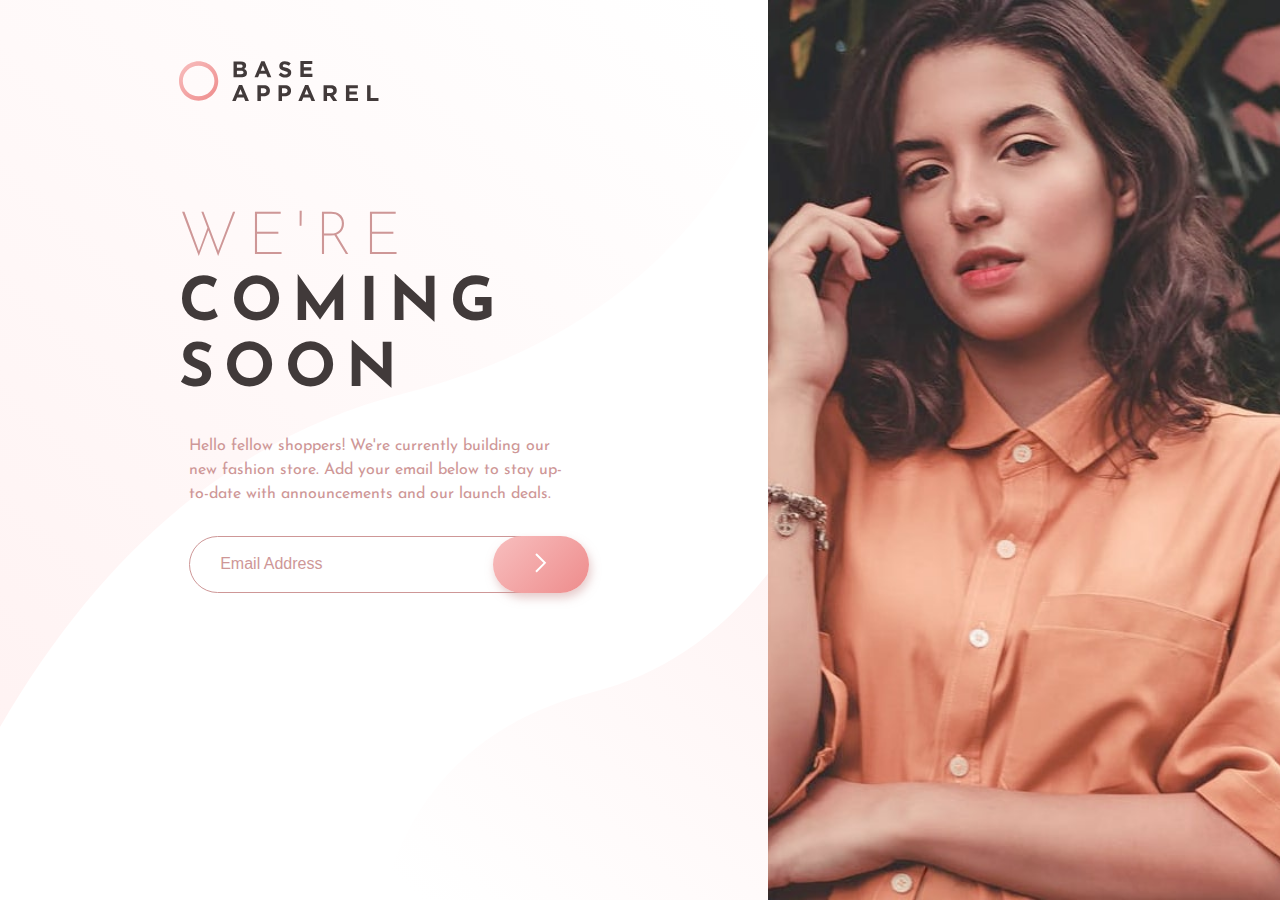
<file: Apparel/index.html>
<!DOCTYPE html>
<html lang="en">

  <head>
    <meta charset="UTF-8">
    <meta name="viewport" content="width=device-width, initial-scale=1.0">
    <!-- displays site properly based on user's device -->

    <link rel="icon" type="image/png" sizes="32x32" href="./images/favicon-32x32.png">
    <link href="https://fonts.googleapis.com/css2?family=Josefin+Sans:wght@200;300;400;600&display=swap"
      rel="stylesheet">
    <title>Frontend Mentor | Base Apparel coming soon page</title>

    <!-- Feel free to remove these styles or customise in your own stylesheet 👍 -->
    <style>
      :root {
        --desaturated-red: hsl(0, 36%, 70%);
        --soft-red: hsl(0, 93%, 68%);
        --dark-grayish-red: hsl(0, 6%, 24%);
      }

      * {
        margin: 0;
        padding: 0;
        box-sizing: border-box;
      }

      html {
        font-size: 10px;
        font-family: 'Josefin Sans', sans-serif;
      }

      @media screen and (max-width: 600px) {
        html {
          font-size: 5px;
        }
      }

      body {
        font-size: 1.6rem;
      }

      .main {
        display: flex;
        min-height: 100vh;
        overflow: hidden;
      }

      @media screen and (max-width: 600px) {
        .main {
          flex-direction: column;
        }
      }

      .body-right {
        background-image: url(./images/hero-desktop.jpg);
        background-size: cover;
        background-position: center;
        flex: 1;
      }

      @media screen and (max-width: 600px) {
        .body-right {
          display: none;
        }
      }

      .body-left {
        background-image: url(./images/bg-pattern-desktop.svg);
        background-size: cover;
        background-position: center;
        padding: 4rem 14%;
        width: 60%;
      }

      @media screen and (max-width: 800px) {
        .body-left {
          padding: 4rem 10%;
        }
      }

      @media screen and (max-width: 600px) {
        .body-left {
          width: 100%;
          padding: 6rem 0;
        }

        .header {
          padding: 0 8rem;
        }

        .heading {
          padding: 0 8rem;
        }
      }


      .header .logo {
        width: 20rem;
        margin: 2rem 0;
      }

      .mobile-hero {
        display: none;
      }

      @media screen and (max-width: 600px) {
        .mobile-hero {
          display: block;
          margin-top: 6rem;
        }

        .hero-image-mobile {
          width: 100%;
          display: block;
        }
      }

      h2 {
        text-transform: uppercase;
        font-size: 6rem;
        letter-spacing: 1rem;
        line-height: 1.1;
        color: var(--dark-grayish-red);
        margin-top: 8rem;
      }

      h2 span {
        font-weight: 200;
        color: var(--desaturated-red);
        display: block;
      }

      .welcome {
        margin: 3rem 0;
        line-height: 1.5;
        padding: 0 1rem;
        color: var(--desaturated-red);
      }

      @media screen and (max-width: 600px) {
        .welcome {
          padding: 0 8rem;
          font-size: 3.2rem;
          margin: 8rem 0;
        }
      }

      .form {
        display: flex;
      }

      @media screen and (max-width: 600px) {
        .form {
          padding: 0 8rem;
        }
      }

      .form input {
        width: 100%;
        border-radius: 40px;
        border: 1px solid var(--desaturated-red);
        color: var(--desaturated-red);
        padding: 2rem 3rem;
        margin-left: 1rem;
        outline: none;
      }

      @media screen and (max-width: 600px) {
        .form input {
          padding: 4rem 6rem;
        }
      }

      .form input:focus {
        border-width: 2px;
        box-shadow: 0px 0px 10px var(--desaturated-red);
      }

      ::-webkit-input-placeholder {
        color: var(--desaturated-red);
        font-size: 1.6rem;
      }

      @media screen and (max-width: 600px) {

        ::-webkit-input-placeholder {
          font-size: 3.2rem;
        }
      }

      .btn {
        width: 100px;
        outline: none;
        background: linear-gradient(135deg, hsl(0, 80%, 86%), hsl(0, 74%, 74%));
        border: none;
        border-radius: 40px;
        margin-left: -9rem;
        box-shadow: 2px 5px 10px hsla(0, 36%, 70%, 0.5);
      }

    </style>
  </head>

  <body>
    <section class="main">
      <div class="body-left">
        <div class="header">
          <img src="./images/logo.svg" alt="Base Apparel log" class="logo">
        </div>
        <div class="mobile-hero">
          <img src="./images/hero-mobile.jpg" alt="Hero mobile" class="hero-image-mobile">
        </div>
        <h2 class="heading">
          <span>We're</span> coming <br> soon
        </h2>
        <div class="welcome">
          Hello fellow shoppers! We're currently building our new fashion store.
          Add your email below to stay up-to-date with announcements and our launch deals.
        </div>
        <form action="#" class="form">
          <input type="email" placeholder="Email Address">
          <button class="btn">
            <img src="./images/icon-arrow.svg" alt="arrow button">
          </button>
        </form>
      </div>
      <div class="body-right"></div>
    </section>
  </body>

</html>
</file>
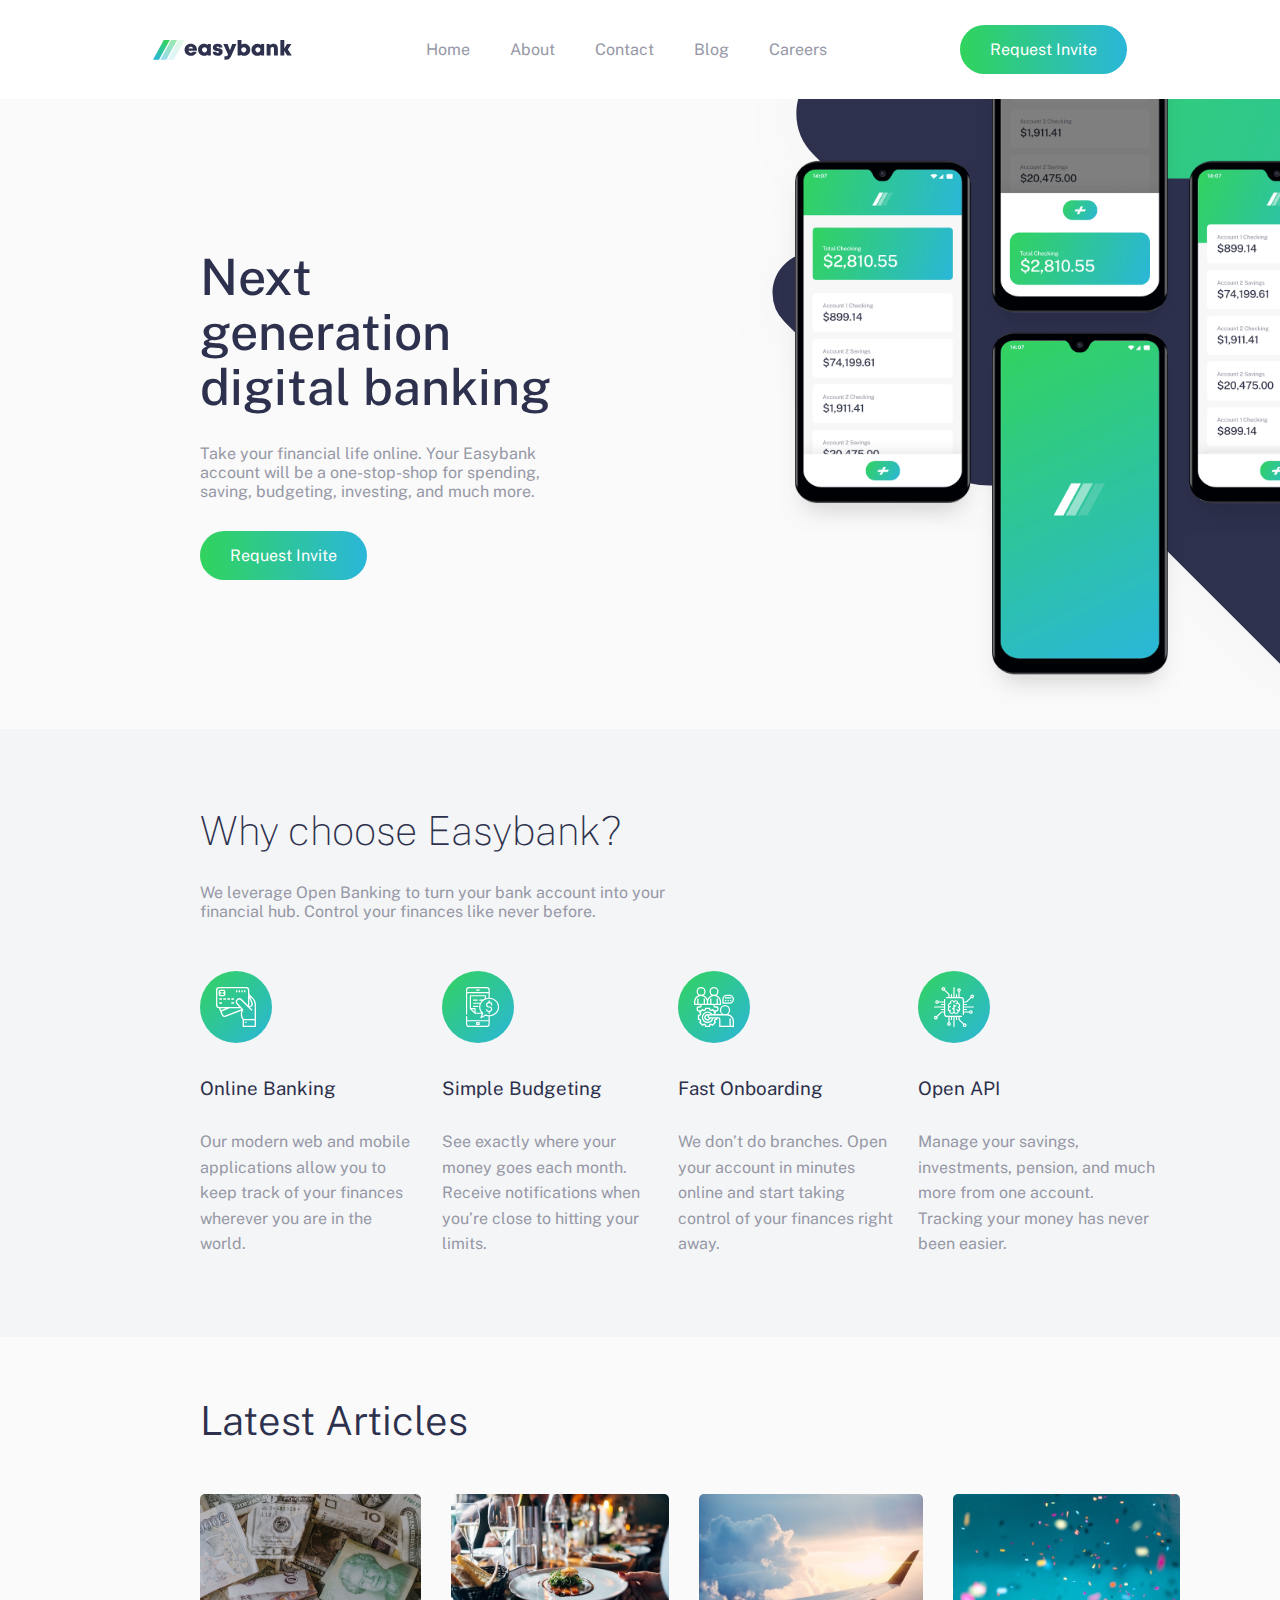
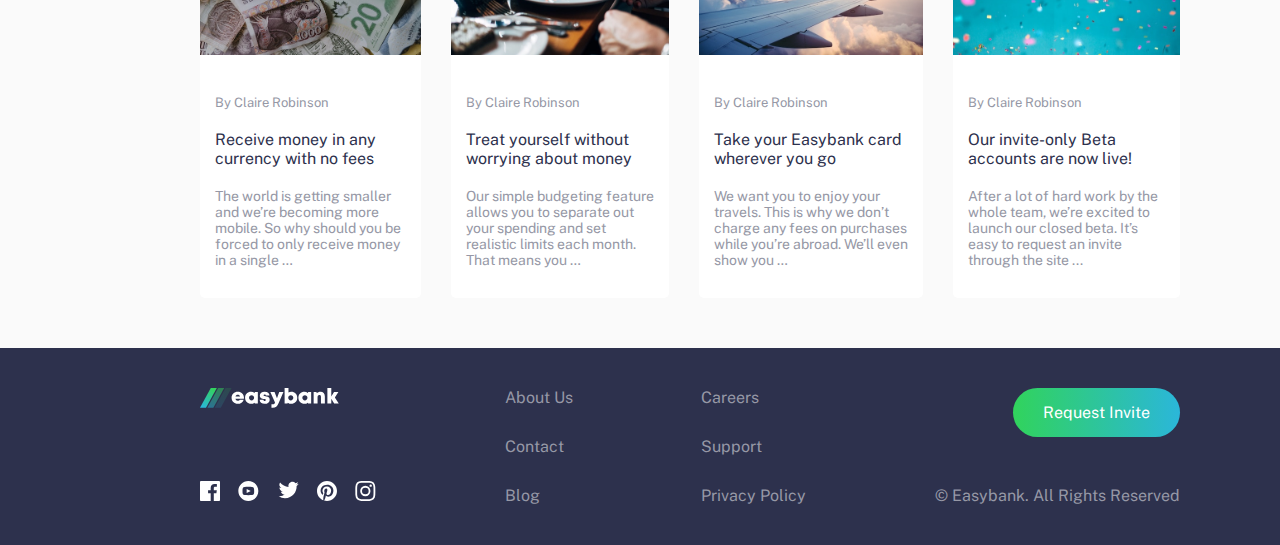
<file: Bank/index.html>
<!DOCTYPE html>
<html lang="en">

  <head>
    <meta charset="UTF-8">
    <meta name="viewport" content="width=device-width, initial-scale=1.0">
    <!-- displays site properly based on user's device -->

    <link rel="icon" type="image/png" sizes="32x32" href="./images/favicon-32x32.png">
    <link rel="stylesheet" href="style.css">
    <link rel="stylesheet" href="mobile.css">
    <title>Frontend Mentor | Easybank landing page</title>

    <!-- Feel free to remove these styles or customise in your own stylesheet 👍 -->
  </head>

  <body>
    <header class="header-desktop">
      <img src="./images/logo.svg" alt="logo" class="logo">
      <nav>
        <ul class="navigation">
          <li class="nav-item"><a href="#" class="nav-item">Home</a></li>
          <li class="nav-item"><a href="#" class="nav-item">About</a></li>
          <li class="nav-item"><a href="#" class="nav-item">Contact</a></li>
          <li class="nav-item"><a href="#" class="nav-item">Blog</a></li>
          <li class="nav-item"><a href="#" class="nav-item">Careers</a></li>
        </ul>
      </nav>

      <a href="#" class="btn">Request Invite</a>
    </header>

    <header class="header-mobile">
      <img src="./images/logo.svg" alt="logo" class="logo-mobile">
      <input type="checkbox" id="burger">
      <label for="burger" class="btn-burger"></label>
      <nav class="mobile-nav">
        <ul class="mobile-navigation">
          <li class="nav-item-mobile"><a href="#" class="nav-item-mobile">Home</a></li>
          <li class="nav-item-mobile"><a href="#" class="nav-item-mobile">About</a></li>
          <li class="nav-item-mobile"><a href="#" class="nav-item-mobile">Contact</a></li>
          <li class="nav-item-mobile"><a href="#" class="nav-item-mobile">Blog</a></li>
          <li class="nav-item-mobile"><a href="#" class="nav-item-mobile">Careers</a></li>
        </ul>
      </nav>
    </header>

    <main>
      <section class="hero">
        <div class="hero-left">
          <h1 class="main-title">
            Next generation digital banking
          </h1>
          <p class="description">
            Take your financial life online. Your Easybank account will be a one-stop-shop
            for spending, saving, budgeting, investing, and much more.
          </p>
          <a href="#" class="btn">Request Invite</a>
        </div>
        <div class="hero-right">
          <img src="./images/image-mockups.png" alt="" class="hero-image">
        </div>
      </section>

      <section class="features">
        <h2 class="features__title">
          Why choose Easybank?
        </h2>
        <p class="features__description">
          We leverage Open Banking to turn your bank account into your financial hub. Control
          your finances like never before.
        </p>

        <div class="features__wrapper">
          <div class="feature">
            <img src="./images/icon-online.svg" alt="">
            <h3 class="feature__title">
              Online Banking
            </h3>
            <p class="feature__description">
              Our modern web and mobile applications allow you to keep track of your finances
              wherever you are in the world.
            </p>
          </div>
          <div class="feature">
            <img src="./images/icon-budgeting.svg" alt="">
            <h3 class="feature__title">
              Simple Budgeting
            </h3>
            <p class="feature__description">
              See exactly where your money goes each month. Receive notifications when you’re
              close to hitting your limits.
            </p>
          </div>
          <div class="feature">
            <img src="./images/icon-onboarding.svg" alt="">
            <h3 class="feature__title">
              Fast Onboarding
            </h3>
            <p class="feature__description">
              We don’t do branches. Open your account in minutes online and start taking control
              of your finances right away.
            </p>
          </div>
          <div class="feature">
            <img src="./images/icon-api.svg" alt="">
            <h3 class="feature__title">
              Open API
            </h3>
            <p class="feature__description">
              Manage your savings, investments, pension, and much more from one account. Tracking
              your money has never been easier.
            </p>
          </div>
        </div>
      </section>

      <section class="articles">
        <h3 class="articles__title">Latest Articles</h3>
        <div class="articles__wrapper">
          <article class="article">
            <img src="./images/image-currency.jpg" alt="article 1" class="article__hero">
            <div class="article__body">
              <p class="article__author">By Claire Robinson</p>
              <a href="#" class="article__title">Receive money in any currency with no fees</a href="#">
              <p class="article__summary">The world is getting smaller and we’re becoming more mobile. So why should you
                be
                forced to only receive money in a single …</p>
            </div>
          </article>
          <article class="article">
            <img src="./images/image-restaurant.jpg" alt="article 2" class="article__hero">
            <div class="article__body">
              <p class="article__author">By Claire Robinson</p>
              <a href="#" class="article__title">Treat yourself without worrying about money</a href="#">
              <p class="article__summary">Our simple budgeting feature allows you to separate out your spending and set
                realistic limits each month. That means you …</p>
            </div>
          </article>
          <article class="article">
            <img src="./images/image-plane.jpg" alt="article 1" class="article__hero">
            <div class="article__body">
              <p class="article__author">By Claire Robinson</p>
              <a href="#" class="article__title">Take your Easybank card wherever you go</a href="#">
              <p class="article__summary">We want you to enjoy your travels. This is why we don’t charge any fees on
                purchases
                while you’re abroad. We’ll even show you …</p>
            </div>
          </article>
          <article class="article">
            <img src="./images/image-confetti.jpg" alt="article 1" class="article__hero">
            <div class="article__body">
              <p class="article__author">By Claire Robinson</p>
              <a href="#" class="article__title">Our invite-only Beta accounts are now live!</a href="#">
              <p class="article__summary">After a lot of hard work by the whole team, we’re excited to launch our closed
                beta.
                It’s easy to request an invite through the site ...</p>
            </div>
          </article>
        </div>
      </section>
    </main>

    <footer>
      <div class="column first-column">
        <svg xmlns="http://www.w3.org/2000/svg" width="139" height="20">
          <defs>
            <linearGradient id="a" x1="72.195%" x2="17.503%" y1="0%" y2="100%">
              <stop offset="0%" stop-color="#33D35E" />
              <stop offset="100%" stop-color="#2AB6D9" />
            </linearGradient>
          </defs>
          <g fill="none" fill-rule="evenodd">
            <path fill="#fff" fill-rule="nonzero"
              d="M37.754 15.847c2.852 0 5.152-1.622 5.952-4.216h-3.897c-.376.665-1.14 1.066-2.055 1.066-1.237 0-2.065-.674-2.32-1.978h8.44c.051-.352.081-.694.081-1.037 0-3.335-2.537-5.95-6.201-5.95-3.568 0-6.175 2.564-6.175 6.049 0 3.473 2.628 6.066 6.175 6.066zm2.344-7.297h-4.596c.317-1.129 1.11-1.749 2.252-1.749 1.181 0 2 .613 2.344 1.75zm10.946 7.296c1.32 0 2.5-.434 3.43-1.188l.336.804h3.027V4.093h-2.919l-.4.88c-.94-.775-2.135-1.222-3.474-1.222-3.476 0-5.961 2.505-5.961 6.026 0 3.533 2.485 6.07 5.961 6.07zm.524-3.467c-1.467 0-2.545-1.108-2.545-2.593 0-1.475 1.069-2.583 2.545-2.583 1.466 0 2.544 1.108 2.544 2.583 0 1.485-1.078 2.593-2.544 2.593zm13.123 3.467c3.02 0 5.025-1.554 5.025-3.93 0-2.883-2.387-3.256-4.183-3.575-1.08-.193-1.95-.344-1.95-.99 0-.527.422-.838 1.05-.838.71 0 1.197.337 1.197 1.063h3.667c-.044-2.303-1.92-3.843-4.816-3.843-2.912 0-4.854 1.47-4.854 3.75 0 2.757 2.337 3.289 4.1 3.574 1.092.181 1.952.368 1.952 1.024 0 .587-.543.88-1.116.88-.742 0-1.32-.383-1.32-1.214h-3.77c.036 2.463 1.919 4.1 5.018 4.1zm8.1 3.858c2.936 0 4.344-1.257 5.877-4.736l4.764-10.863h-4.206l-2.249 6.263-2.412-6.263H70.31l4.698 10.43c-.53 1.414-.983 1.804-2.48 1.804H71.45v3.365h1.341zm18.504-3.858c3.5 0 5.973-2.515 5.973-6.048S94.796 3.75 91.295 3.75a5.332 5.332 0 00-2.825.784V0H84.6v15.474h2.897l.37-.844c.923.771 2.102 1.216 3.428 1.216zm-.523-3.467c-1.467 0-2.545-1.108-2.545-2.58 0-1.486 1.078-2.594 2.545-2.594 1.466 0 2.544 1.108 2.544 2.593 0 1.473-1.087 2.58-2.544 2.58zm13.598 3.467c1.32 0 2.5-.434 3.43-1.188l.336.804h3.027V4.093h-2.918l-.401.88c-.939-.775-2.135-1.222-3.474-1.222-3.476 0-5.96 2.505-5.96 6.026 0 3.533 2.484 6.07 5.96 6.07zm.524-3.467c-1.467 0-2.545-1.108-2.545-2.593 0-1.475 1.07-2.583 2.545-2.583 1.467 0 2.545 1.108 2.545 2.583 0 1.485-1.078 2.593-2.545 2.593zm12.653 3.095V9.403c0-1.447.702-2.3 1.923-2.3.986 0 1.483.657 1.483 1.98v6.39h3.915V8.543c0-2.897-1.733-4.773-4.373-4.773-1.47 0-2.733.565-3.58 1.508l-.537-1.172h-2.747v11.369h3.916zm13.748 0v-4.808l2.848 4.808h4.616l-3.902-5.95 3.543-5.419h-4.397l-2.708 4.454V0h-3.916v15.474h3.916z" />
            <g fill="url(#a)">
              <path d="M10.802 0L0 19.704h5.986L16.789 0z" />
              <path opacity=".5" d="M18.171 0L7.368 19.704h5.986L24.157 0z" />
              <path opacity=".15" d="M25.539 0L14.737 19.704h5.986L31.525 0z" />
            </g>
          </g>
        </svg>
        <div class="social-icons">
          <a href="#" class="social-link">
            <svg xmlns="http://www.w3.org/2000/svg" width="20" height="20" class="icon">
              <path fill="#FFF"
                d="M18.896 0H1.104C.494 0 0 .494 0 1.104v17.793C0 19.506.494 20 1.104 20h9.58v-7.745H8.076V9.237h2.606V7.01c0-2.583 1.578-3.99 3.883-3.99 1.104 0 2.052.082 2.329.119v2.7h-1.598c-1.254 0-1.496.597-1.496 1.47v1.928h2.989l-.39 3.018h-2.6V20h5.098c.608 0 1.102-.494 1.102-1.104V1.104C20 .494 19.506 0 18.896 0z" />
            </svg>
          </a>
          <a href="#" class="social-link">
            <svg xmlns="http://www.w3.org/2000/svg" width="21" height="20" class="icon">
              <path fill="#FFF"
                d="M10.333 0c-5.522 0-10 4.478-10 10 0 5.523 4.478 10 10 10 5.523 0 10-4.477 10-10 0-5.522-4.477-10-10-10zm3.701 14.077c-1.752.12-5.653.12-7.402 0C4.735 13.947 4.514 13.018 4.5 10c.014-3.024.237-3.947 2.132-4.077 1.749-.12 5.651-.12 7.402 0 1.898.13 2.118 1.059 2.133 4.077-.015 3.024-.238 3.947-2.133 4.077zM8.667 8.048l4.097 1.949-4.097 1.955V8.048z" />
            </svg>
          </a>
          <a href="#" class="social-link">
            <svg xmlns="http://www.w3.org/2000/svg" width="21" height="18" class="icon">
              <path fill="#FFF"
                d="M20.667 2.797a8.192 8.192 0 01-2.357.646 4.11 4.11 0 001.804-2.27 8.22 8.22 0 01-2.606.996A4.096 4.096 0 0014.513.873c-2.649 0-4.595 2.472-3.997 5.038a11.648 11.648 0 01-8.457-4.287 4.109 4.109 0 001.27 5.478A4.086 4.086 0 011.47 6.59c-.045 1.901 1.317 3.68 3.29 4.075a4.113 4.113 0 01-1.853.07 4.106 4.106 0 003.834 2.85 8.25 8.25 0 01-6.075 1.7 11.616 11.616 0 006.29 1.843c7.618 0 11.922-6.434 11.662-12.205a8.354 8.354 0 002.048-2.124z" />
            </svg>
          </a>
          <a href="#" class="social-link">
            <svg xmlns="http://www.w3.org/2000/svg" width="20" height="20" class="icon">
              <path fill="#FFF"
                d="M10 0C4.478 0 0 4.477 0 10c0 4.237 2.636 7.855 6.356 9.312-.088-.791-.167-2.005.035-2.868.182-.78 1.172-4.97 1.172-4.97s-.299-.6-.299-1.486c0-1.39.806-2.428 1.81-2.428.852 0 1.264.64 1.264 1.408 0 .858-.545 2.14-.828 3.33-.236.995.5 1.807 1.48 1.807 1.778 0 3.144-1.874 3.144-4.58 0-2.393-1.72-4.068-4.177-4.068-2.845 0-4.515 2.135-4.515 4.34 0 .859.331 1.781.745 2.281a.3.3 0 01.069.288l-.278 1.133c-.044.183-.145.223-.335.134-1.249-.581-2.03-2.407-2.03-3.874 0-3.154 2.292-6.052 6.608-6.052 3.469 0 6.165 2.473 6.165 5.776 0 3.447-2.173 6.22-5.19 6.22-1.013 0-1.965-.525-2.291-1.148l-.623 2.378c-.226.869-.835 1.958-1.244 2.621.937.29 1.931.446 2.962.446 5.522 0 10-4.477 10-10S15.522 0 10 0z" />
            </svg>
          </a>
          <a href="#" class="social-link">
            <svg xmlns="http://www.w3.org/2000/svg" width="21" height="20" class="icon">
              <path fill="#FFF"
                d="M10.333 1.802c2.67 0 2.987.01 4.042.059 2.71.123 3.976 1.409 4.1 4.099.048 1.054.057 1.37.057 4.04 0 2.672-.01 2.988-.058 4.042-.124 2.687-1.386 3.975-4.099 4.099-1.055.048-1.37.058-4.042.058-2.67 0-2.986-.01-4.04-.058-2.717-.124-3.976-1.416-4.1-4.1-.048-1.054-.058-1.37-.058-4.041 0-2.67.01-2.986.058-4.04.124-2.69 1.387-3.977 4.1-4.1 1.054-.048 1.37-.058 4.04-.058zm0-1.802C7.618 0 7.278.012 6.211.06 2.579.227.56 2.242.394 5.877.345 6.944.334 7.284.334 10s.011 3.057.06 4.123c.166 3.632 2.181 5.65 5.816 5.817 1.068.048 1.408.06 4.123.06 2.716 0 3.057-.012 4.124-.06 3.628-.167 5.651-2.182 5.816-5.817.049-1.066.06-1.407.06-4.123s-.011-3.056-.06-4.122C20.11 2.249 18.093.228 14.458.06 13.39.01 13.049 0 10.333 0zm0 4.865a5.135 5.135 0 100 10.27 5.135 5.135 0 000-10.27zm0 8.468a3.333 3.333 0 110-6.666 3.333 3.333 0 010 6.666zm5.339-9.87a1.2 1.2 0 10-.001 2.4 1.2 1.2 0 000-2.4z" />
            </svg>
          </a>
        </div>
      </div>

      <div class="column">
        <a href="#" class="footer__link">About Us</a>
        <a href="#" class="footer__link">Contact</a>
        <a href="#" class="footer__link">Blog</a>
      </div>
      <div class="column">
        <a href="#" class="footer__link">Careers</a>
        <a href="#" class="footer__link">Support</a>
        <a href="#" class="footer__link">Privacy Policy</a>
      </div>
      <div class="column fourth-column">
        <a href="#" class="btn">Request Invite</a>
        <p>© Easybank. All Rights Reserved</p>
      </div>
    </footer>
  </body>

</html>
</file>
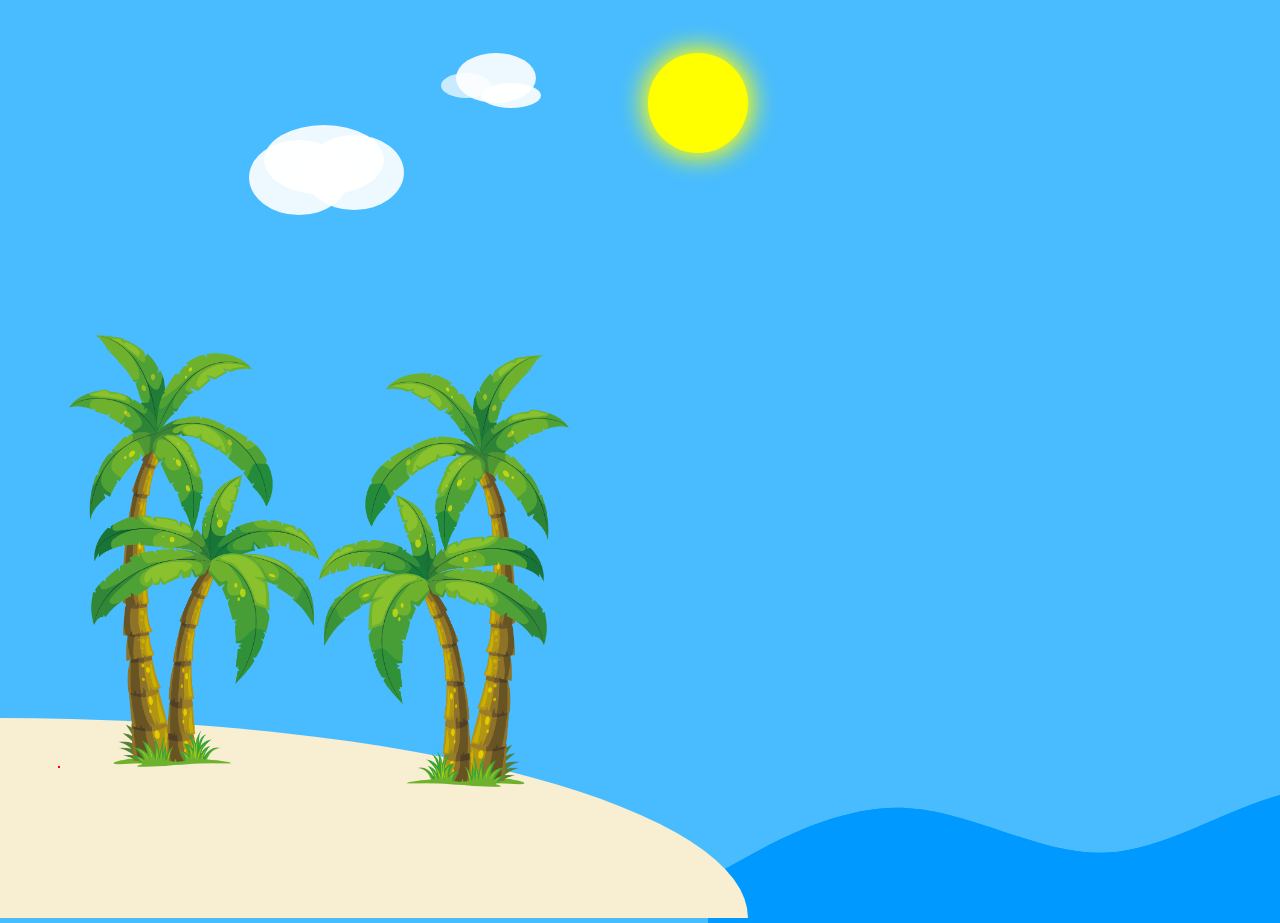
<file: Beach/index.html>
<!DOCTYPE html>
<html lang="en">

    <head>
        <meta charset="UTF-8">
        <meta name="viewport" content="width=device-width, initial-scale=1.0">
        <title>Beach</title>
        <style>
            body {
                position: relative;
                width: 100vw;
                height: 100vh;
                overflow: hidden;
                background: #48bcff;
                animation: sky 10s 2s forwards infinite;
            }

            .sand {
                background-color: #F8EED1;
                position: absolute;
                bottom: -10px;
                left: -10px;
                width: 750px;
                height: 200px;
                border-radius: 0 100% 0 0;
            }

            .tree {
                position: absolute;
                bottom: 140px;
                left: 50px;
                /* width: 100%; */
                border: 1px solid red;
            }

            .tree img {
                display: block;
                width: 250px;
            }

            .tree-1 {
                position: absolute;
                bottom: 0;
                left: 10px;
            }

            .tree-2 {
                position: absolute;
                left: 260px;
                bottom: -20px;
                transform: scale(-1, 1);
            }

            .wave-wrapper {
                position: absolute;
                left: 700px;
                bottom: -15px;
                height: 150px;
                width: 500px;
                z-index: -1;
            }

            @keyframes move_wave {
                0% {
                    transform: translateX(0) translateZ(0) scaleY(1)
                }

                50% {
                    transform: translateX(-12%) translateZ(0) scaleY(0.55)
                }

                100% {
                    transform: translateX(-25%) translateZ(0) scaleY(1)
                }
            }

            .wave {
                position: absolute;
                background-image: url(./wave.svg);
                background-size: cover;
                top: 0px;
                width: 200%;
                height: 100%;
                background-position: 0 bottom;
                transform-origin: center bottom;
                animation: move_wave 7s linear infinite;
                background-repeat: repeat-x;
            }

            .cloud {
                position: absolute;
                top: 13%;
                left: 20%;
                width: 120px;
                height: 70px;
                border-radius: 50%;
                background-color: rgba(255, 255, 255, 0.9);
                animation: cloudMove 20s infinite ease-in-out;
            }

            .cloud::before {
                content: '';
                position: absolute;
                left: -15px;
                top: 15px;
                background-color: rgba(255, 255, 255, 0.9);
                width: 100px;
                height: 75px;
                border-radius: 50%;
            }

            .cloud::after {
                content: '';
                position: absolute;
                left: 40px;
                top: 10px;
                background-color: rgba(255, 255, 255, 0.9);
                width: 100px;
                height: 75px;
                border-radius: 50%;
            }

            @keyframes cloudMove {
                0% {
                    left: -10%;
                }

                100% {
                    left: 100%;
                }
            }

            .cloud-small {
                position: absolute;
                left: 35%;
                top: 5%;
                width: 80px;
                height: 50px;
                background: rgba(255, 255, 255, 0.9);
                border-radius: 50%;
                animation: smallCloudMove 20s infinite ease-in-out;
            }

            /* Smaller cloud floofy section */
            .cloud-small::before {
                content: '';
                position: absolute;
                left: -15px;
                top: 20px;
                width: 50px;
                height: 25px;
                background: rgba(255, 255, 255, 0.7);
                border-radius: 50%;
            }

            /* Smaller cloud floofy section */
            .cloud-small::after {
                content: '';
                position: absolute;
                left: 25px;
                top: 30px;
                width: 60px;
                height: 25px;
                background: rgba(255, 255, 255, 0.9);
                border-radius: 50%;
            }

            @keyframes smallCloudMove {
                0% {
                    left: -5%;
                }

                100% {
                    left: 125%;
                }
            }

            .sun {
                position: absolute;
                top: 5%;
                left: 50%;
                background-color: #ffff00;
                height: 100px;
                width: 100px;
                border-radius: 50%;
                box-shadow: 0px 0px 25px 5px #ffff00;
                animation: sunMove 10s 2s forwards infinite;
                z-index: -10;
            }

            @keyframes sunMove {
                25% {
                    background-color: #ffff00;
                    box-shadow: 0px 0px 25px 5px #ffff00;
                    top: 5vh;
                }

                50% {
                    background-color: #ff8c1a;
                    box-shadow: 0px 0px 25px 5px #ff8c1a;
                    top: 50vh;
                }

                75% {
                    background-color: #ff8c1a;
                    box-shadow: 0px 0px 25px 5px #ff8c1a;
                    top: 75vh;
                }


                100% {
                    background-color: #ff8c1a;
                    box-shadow: 0px 0px 25px 5px #ff8c1a;
                    top: 110vh;
                }
            }

            @keyframes sky {
                25% {
                    background-color: #48bcff;
                }

                50% {
                    background-color: #ffb90f;
                }

                75% {
                    background-color: #ccccff;
                }


                100% {
                    background-color: #68228b;
                }
            }

        </style>
    </head>

    <body>
        <div class="canvas">
            <div class="sand"></div>
            <div class="tree">
                <img class="tree-1" src="./tree.png" alt="">
                <img class="tree-2" src="./tree.png" alt="">
            </div>
            <div class="wave-wrapper">
                <div class="wave wave-1"></div>
                <div class="wave wave-1"></div>
            </div>
            <div class="cloud"></div>
            <div class="cloud-small"></div>
            <div class="sun"></div>
        </div>
    </body>

</html>
</file>
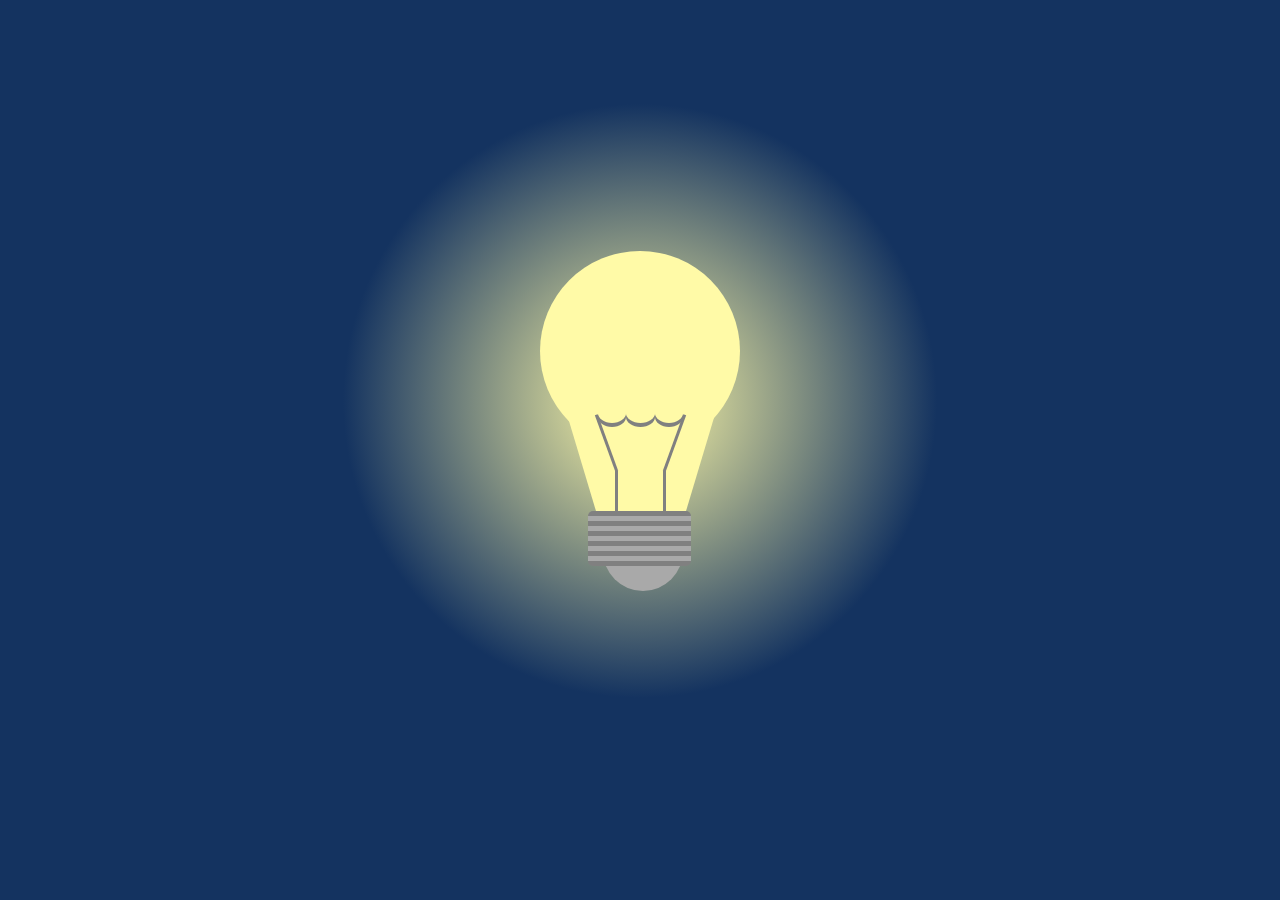
<file: Bulb/index.html>
<!DOCTYPE html>
<html lang="en">

    <head>
        <meta charset="UTF-8">
        <meta name="viewport" content="width=device-width, initial-scale=1.0">
        <title>Document</title>
        <style>
            :root {
                --background-color: #143360;
                --bulb-yellow: #FFFAA7;
                --filament-on-color: #F8C600;
                --bulb-off-color: #D6D6D6;
            }

            body {
                background: var(--background-color);
                overflow: hidden;
            }

            .canvas {
                position: relative;
                margin: 0 auto;
                margin-top: 8%;
                width: 600px;
                height: 600px;
                margin-bottom: 8%;
                animation: backgroundOnOff 4s infinite;
                background: radial-gradient(var(--bulb-yellow), var(--background-color) 70%);
            }

            @keyframes backgroundOnOff {
                0% {
                    background: var(--background-color);
                }

                49% {
                    background: var(--background-color);
                }

                50% {
                    background: radial-gradient(var(--bulb-yellow), var(--background-color) 70%);
                }

                99% {
                    background: radial-gradient(var(--bulb-yellow), var(--background-color) 70%);
                }

                100% {
                    background: var(--background-color);
                }
            }

            .bulb {
                position: absolute;
                top: 150px;
                left: 200px;
                width: 200px;
                height: 200px;
                border-radius: 50%;
                background: var(--bulb-yellow);
                animation: bulbOnOff 4s infinite;
            }

            .bulb::before {
                content: '';
                position: absolute;
                width: 150px;
                height: 100px;
                background: var(--bulb-yellow);
                left: 26px;
                top: 160px;
                clip-path: polygon(20% 100%, 80% 100%, 100% 0, 0 0);
                animation: bulbOnOff 4s infinite;
            }

            @keyframes bulbOnOff {
                0% {
                    background: var(--bulb-off-color);
                }

                49% {
                    background: var(--bulb-off-color);
                }

                50% {
                    background: var(--bulb-yellow);
                }

                99% {
                    background: var(--bulb-yellow);
                }

                100% {
                    background: var(--bulb-off-color);
                }
            }

            .bulb-bottom {
                position: absolute;
                width: 45px;
                height: 40px;
                top: 370px;
                left: 275px;
                border-left: 3px solid gray;
                border-right: 3px solid gray;
            }

            .bulb-bottom::after {
                content: '';
                position: absolute;
                width: 103px;
                height: 55px;
                top: 40px;
                left: -30px;
                border-radius: 5px;
                background: repeating-linear-gradient(gray, gray 5px, darkgray 5px, darkgray 10px);
            }

            .bulb-bottom::before {
                content: '';
                position: absolute;
                width: 80px;
                height: 80px;
                border-radius: 50%;
                background: darkgray;
                top: 40px;
                left: -15px;
            }

            .filament {
                position: absolute;
                width: 28px;
                height: 20px;
                border-radius: 50%;
                top: -68px;
                box-shadow: 0 4px 0px 0px gray;
                animation: filamentOnOff 4s infinite;
            }

            .filament::before {
                content: '';
                position: absolute;
                height: 60px;
                border-left: 3px solid gray;
                top: 10px;
            }

            .filament-left {
                left: -20px;
            }

            .filament-left::after {
                content: '';
                position: absolute;
                width: 29px;
                height: 20px;
                border-radius: 50%;
                box-shadow: 0 4px 0px 0px gray;
                animation: filamentOnOff 4s infinite;
                left: 28px;
            }

            .filament-right {
                right: -20px;
            }

            .filament-left::before {
                left: 7px;
                transform: rotate(-20deg);
            }

            .filament-right::before {
                right: 7px;
                transform: rotate(20deg);
            }

            @keyframes filamentOnOff {
                0% {
                    box-shadow: 0 4px 0px 0px gray;
                }

                49% {
                    box-shadow: 0 4px 0px 0px gray;
                }

                50% {
                    box-shadow: 0 4px 0px 0px var(--filament-on-color);
                }

                99% {
                    box-shadow: 0 4px 0px 0px var(--filament-on-color);
                }

                100% {
                    box-shadow: 0 4px 0px 0px gray;
                }
            }

        </style>
    </head>

    <body>
        <div class="canvas">
            <div class="bulb"></div>
            <div class="bulb-bottom">
                <div class="filament-left filament"></div>
                <div class="filament-right filament"></div>
                <div class="filament-center"></div>
            </div>
        </div>
    </body>

</html>
</file>
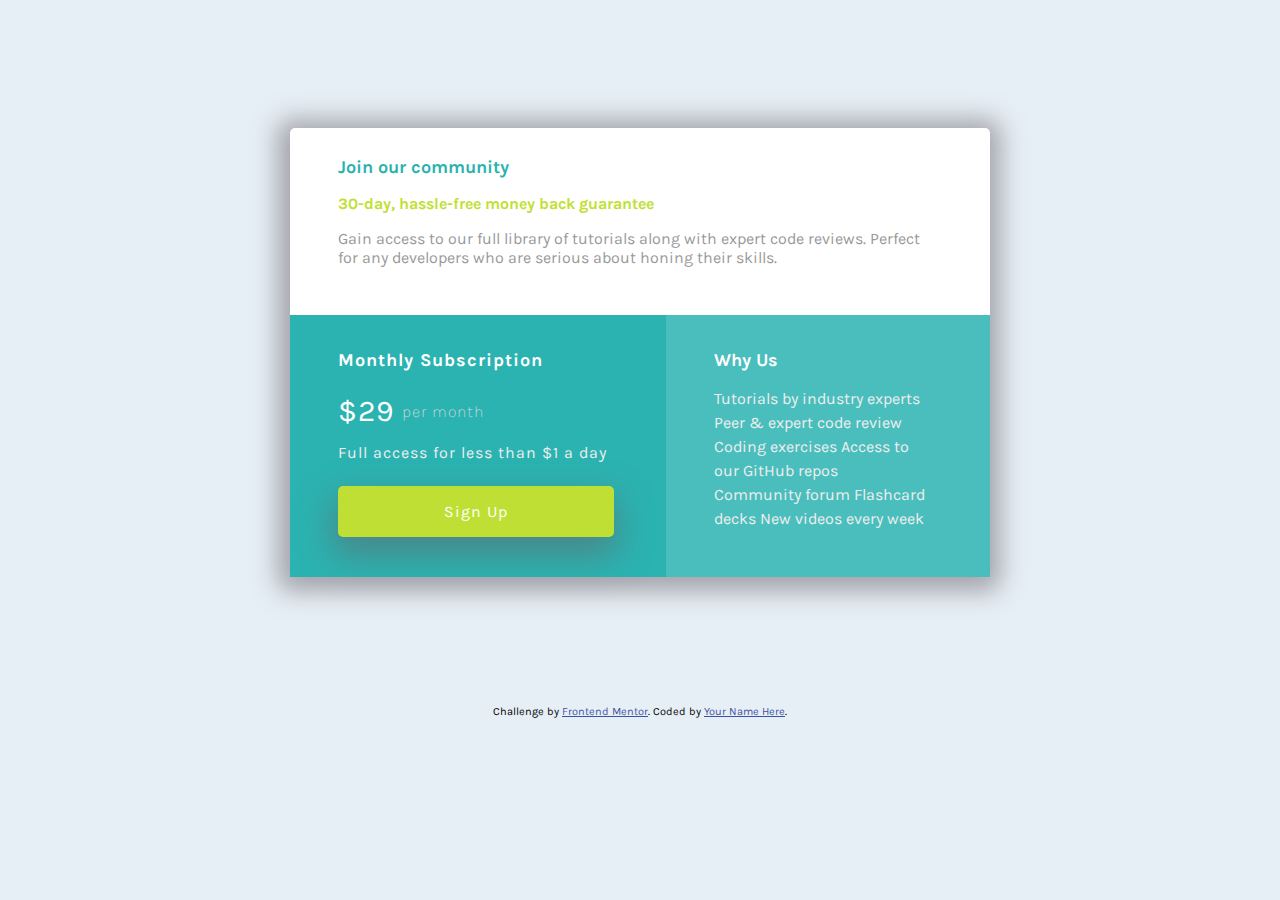
<file: Card/index.html>
<!DOCTYPE html>
<html lang="en">

  <head>
    <meta charset="UTF-8">
    <meta name="viewport" content="width=device-width, initial-scale=1.0">
    <!-- displays site properly based on user's device -->

    <link rel="icon" type="image/png" sizes="32x32" href="./images/favicon-32x32.png">
    <link href="https://fonts.googleapis.com/css2?family=Karla:wght@400;700&display=swap" rel="stylesheet">
    <title>Frontend Mentor | Single Price Grid Component</title>

    <!-- Feel free to remove these styles or customise in your own stylesheet 👍 -->
    <style>
      :root {
        --main-cyan: hsl(179, 62%, 43%);
        --bright-yellow: hsl(71, 73%, 54%);
        --light-gray: hsl(204, 43%, 93%);
        --grayish-blue: hsl(218, 22%, 67%);
      }

      body {
        font-family: 'Karla', sans-serif;
        background-color: #E7EFF6;
      }

      .attribution {
        font-size: 11px;
        text-align: center;
      }

      .attribution a {
        color: hsl(228, 45%, 44%);
      }

      .card {
        border-radius: 5px;
        box-shadow: -1px 3px 24px 12px rgba(102, 97, 102, 0.51);
        width: 70%;
        margin: 8rem auto;
        max-width: 700px;
        background-color: #ffffff;
      }

      .card__header {
        padding: 1rem 3rem;
      }

      .card__header--main-heading {
        color: var(--main-cyan);
        margin-bottom: 1rem;
        font-size: 18px;
      }

      .card__header--secondary-heading {
        color: var(--bright-yellow);
        margin: 1rem 0;
      }

      .card__header--description {
        color: #999999;
        margin-bottom: 2rem;
      }

      .card__body {
        display: flex;
      }

      @media screen and (max-width: 600px) {
        .card__body {
          flex-direction: column;
        }
      }

      .card__body--subscription {
        padding: 1rem 3rem;
        background-color: #2BB3B1;
        flex: 0 0 40%;
        color: #eeeeee;
        letter-spacing: 1px;
      }

      .card__body h3 {
        color: #ffffff;
        font-size: 18px;
        margin-bottom: 1rem;
      }

      .card__body--price-info {
        display: flex;
        align-items: center;
        margin-top: -1.5rem;
        margin-bottom: -1rem;
      }

      .card__body--price {
        color: #ffffff;
        font-size: 30px;
        margin-right: .5rem;
      }

      .card__body--per-month {
        color: #dddddd;
        font-weight: 100;
      }

      .btn {
        display: block;
        width: 87%;
        background-color: var(--bright-yellow);
        margin: 1.5rem 0;
        padding: 1rem;
        text-align: center;
        border-radius: 5px;
        box-shadow: -1px 15px 33px 4px rgba(102, 97, 102, 0.51);
        color: #ffffff;
        text-decoration: none;
      }

      .card__body--why-us {
        background-color: #4ABEBD;
        padding: 1rem 4rem 1rem 3rem;
        flex: 1 1 60%;
        color: #eeeeee;
      }

      .card__body--why-use-description {
        margin-top: 1rem;
        line-height: 1.5rem;
      }

    </style>
  </head>

  <body>
    <div class="card">
      <div class="card__header">
        <h1 class="card__header--main-heading">Join our community</h1>

        <h4 class="card__header--secondary-heading">30-day, hassle-free money back guarantee</h4>

        <p class="card__header--description">
          Gain access to our full library of tutorials along with expert code reviews.
          Perfect for any developers who are serious about honing their skills.
        </p>
      </div>
      <div class="card__body">
        <div class="card__body--subscription">
          <h3>Monthly Subscription</h3>

          <div class="card__body--price-info">
            <p class="card__body--price">&dollar;29</p>
            <p class="card__body--per-month">per month</p>
          </div>

          Full access for less than &dollar;1 a day

          <a href="#" class="btn">Sign Up</a>
        </div>
        <div class="card__body--why-us">
          <h3>Why Us</h3>

          <p class="card__body--why-use-description">
            Tutorials by industry experts
            Peer &amp; expert code review
            Coding exercises
            Access to our GitHub repos
            Community forum
            Flashcard decks
            New videos every week
          </p>
        </div>
      </div>
    </div>
    <footer>
      <p class="attribution">
        Challenge by <a href="https://www.frontendmentor.io?ref=challenge" target="_blank">Frontend Mentor</a>.
        Coded by <a href="#">Your Name Here</a>.
      </p>
    </footer>
  </body>

</html>
</file>
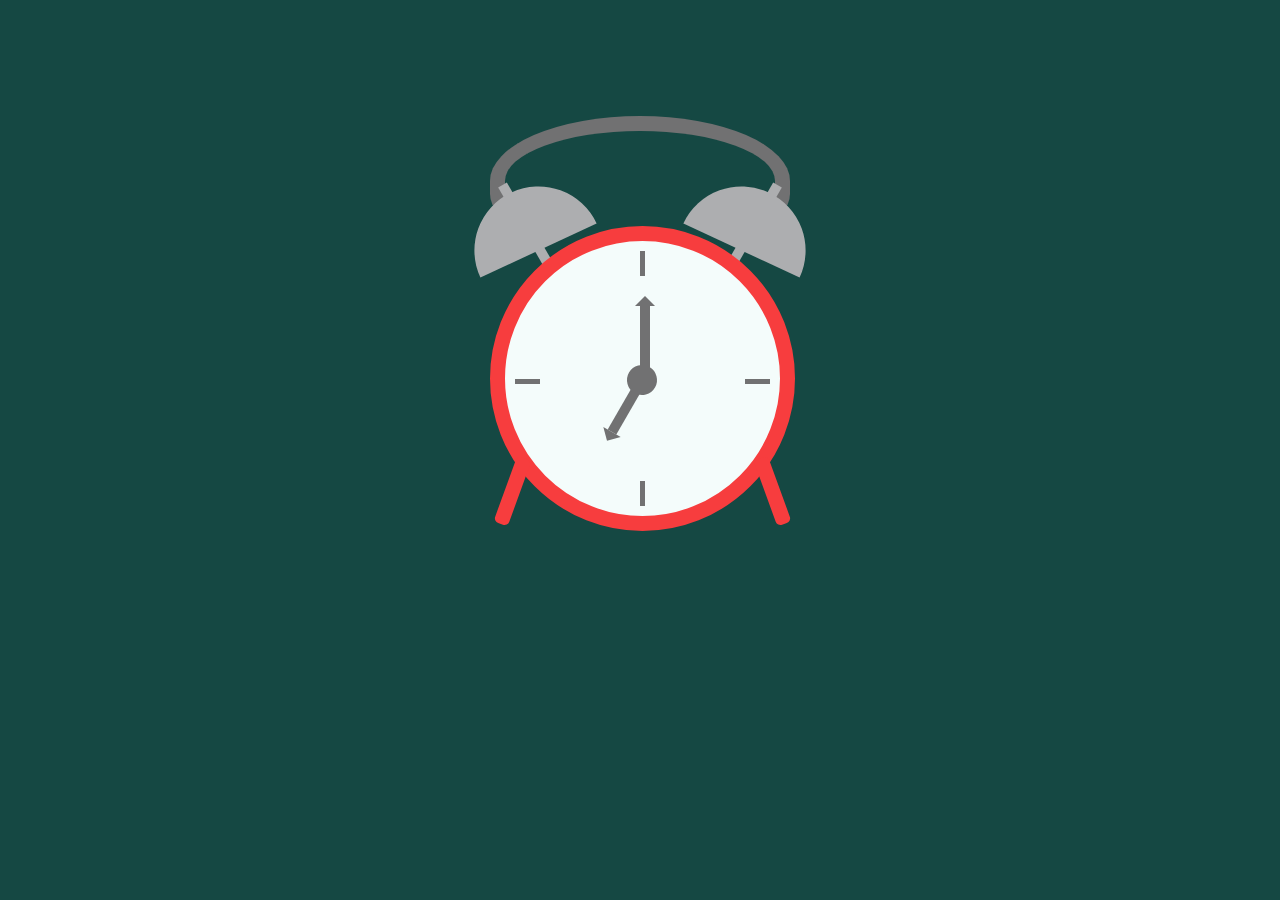
<file: Clock/index.html>
<!DOCTYPE html>
<html lang="en">

    <head>
        <meta charset="UTF-8">
        <meta name="viewport" content="width=device-width, initial-scale=1.0">
        <title>Alarm Clock</title>
        <style>
            :root {
                --background-color: #154843;
                --clock-body-color: #F73D3E;
                --bell-gray: #ADAEB0;
                --handle-gray: #717172;
            }

            body {
                background-color: var(--background-color);
            }

            .box-canvas {
                position: relative;
                width: 600px;
                height: 600px;
                margin: 8% auto;
            }

            .handle {
                position: absolute;
                width: 270px;
                height: 100px;
                background-color: var(--background-color);
                left: 150px;
                top: 15px;
                border: 15px solid var(--handle-gray);
                border-radius: 50% 50% 40% 40%;
                border-bottom-color: var(--background-color);
            }

            .bell {
                position: absolute;
                top: 78px;
                width: 10px;
                height: 90px;
                background-color: var(--bell-gray);
            }

            .bell::before {
                content: '';
                position: absolute;
                width: 170px;
                height: 150px;
                top: -75px;
                background-color: var(--bell-gray);
                clip-path: circle(40% at 50% 100%);
            }

            .bell-right {
                right: 180px;
                transform: rotate(30deg);
            }

            .bell-right::before {
                right: -75px;
                transform: rotate(-5deg);
            }

            .bell-left {
                left: 180px;
                transform: rotate(-30deg);
            }

            .bell-left::before {
                left: -75px;
                transform: rotate(5deg);
            }

            .clock-face {
                position: absolute;
                top: 125px;
                left: 150px;
                background: #F4FCFB;
                width: 275px;
                height: 275px;
                border-radius: 50%;
                border: 15px solid var(--clock-body-color);
            }

            .clock-face::before {
                content: '';
                position: absolute;
                width: 15px;
                height: 70px;
                bottom: -10px;
                left: 0;
                background-color: var(--clock-body-color);
                transform: rotate(20deg);
                border-radius: 5px;
            }

            .clock-face::after {
                content: '';
                position: absolute;
                width: 15px;
                height: 70px;
                bottom: -10px;
                right: 0;
                background-color: var(--clock-body-color);
                transform: rotate(-20deg);
                border-radius: 5px;
            }

            .vertical-tick {
                position: absolute;
                width: 5px;
                height: 25px;
                background-color: var(--handle-gray);
                left: 135px;
            }

            .twelve {
                top: 10px;
            }

            .six {
                bottom: 10px;
            }

            .horizontal-tick {
                position: absolute;
                height: 5px;
                width: 25px;
                background-color: var(--handle-gray);
                top: 50%;
            }

            .three {
                right: 10px;
            }

            .nine {
                left: 10px;
            }

            .hand {
                position: absolute;
                width: 10px;
                background-color: var(--handle-gray);

            }

            .hand::after {
                content: '';
                position: absolute;
                width: 0;
                height: 0;
                border-left: 10px solid transparent;
                border-right: 10px solid transparent;
                left: -5px;
            }

            .hour-hand {
                left: 117px;
                top: 135px;
                height: 60px;
                transform: rotate(30deg);
            }

            .hour-hand::after {
                border-top: 10px solid var(--handle-gray);
                bottom: -10px;
            }

            .hour-hand::before {
                position: absolute;
                content: '';
                width: 30px;
                height: 30px;
                background-color: var(--handle-gray);
                border-radius: 50%;
                top: -15px;
                left: -10px;
            }

            .minute-hand {
                left: 135px;
                top: 65px;
                height: 70px;
                animation: handMove 60s infinite;
            }

            .minute-hand::after {
                border-bottom: 10px solid var(--handle-gray);
                top: -10px;
            }

            @keyframes handMove {
                0% {
                    transform: rotate(0deg);
                    transform-origin: bottom center;
                }

                100% {
                    transform: rotate(360deg);
                    transform-origin: bottom center;
                }
            }

        </style>
    </head>

    <body>
        <div class="box-canvas">
            <div class="handle"></div>
            <div class="bell-left bell"></div>
            <div class="bell-right bell"></div>
            <div class="clock-face">
                <div class="twelve vertical-tick"></div>
                <div class="three horizontal-tick"></div>
                <div class="six vertical-tick"></div>
                <div class="nine horizontal-tick"></div>
                <div class="hour-hand hand"></div>
                <div class="minute-hand hand"></div>
            </div>
        </div>
    </body>

</html>
</file>
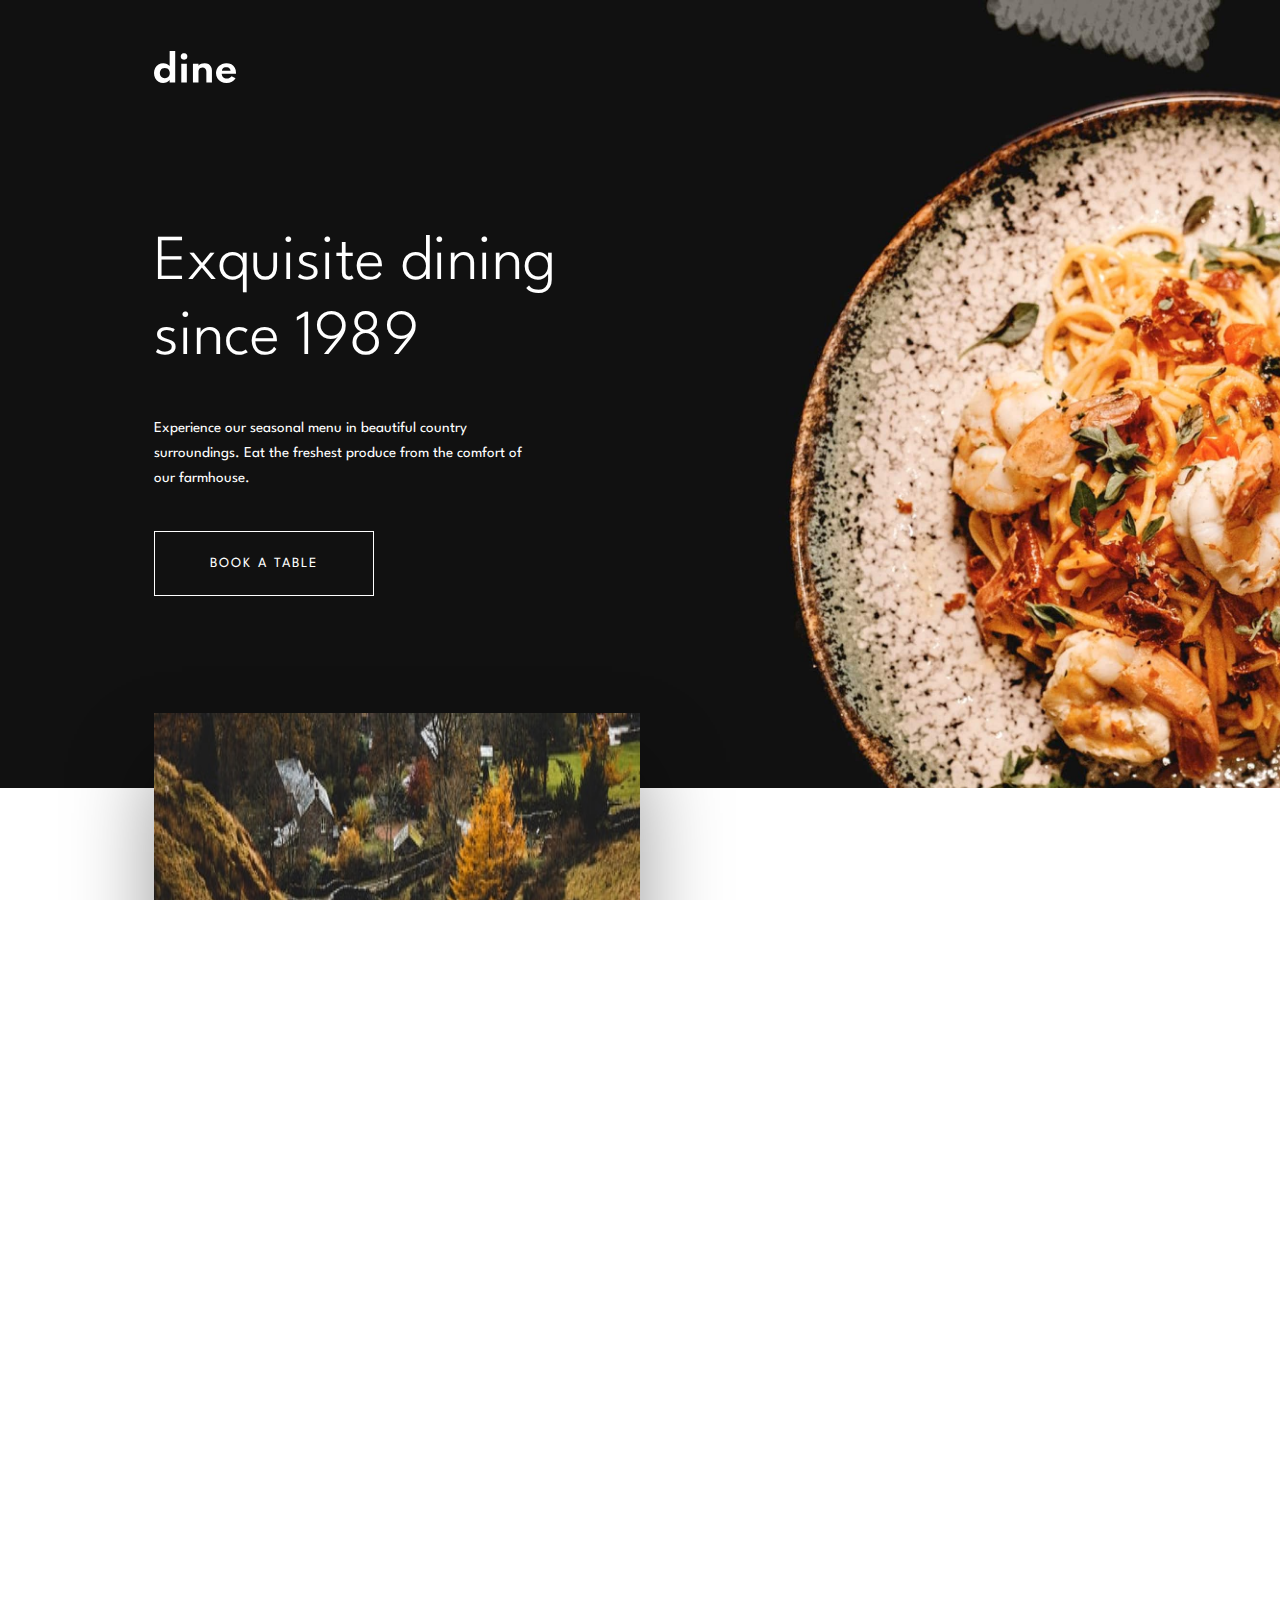
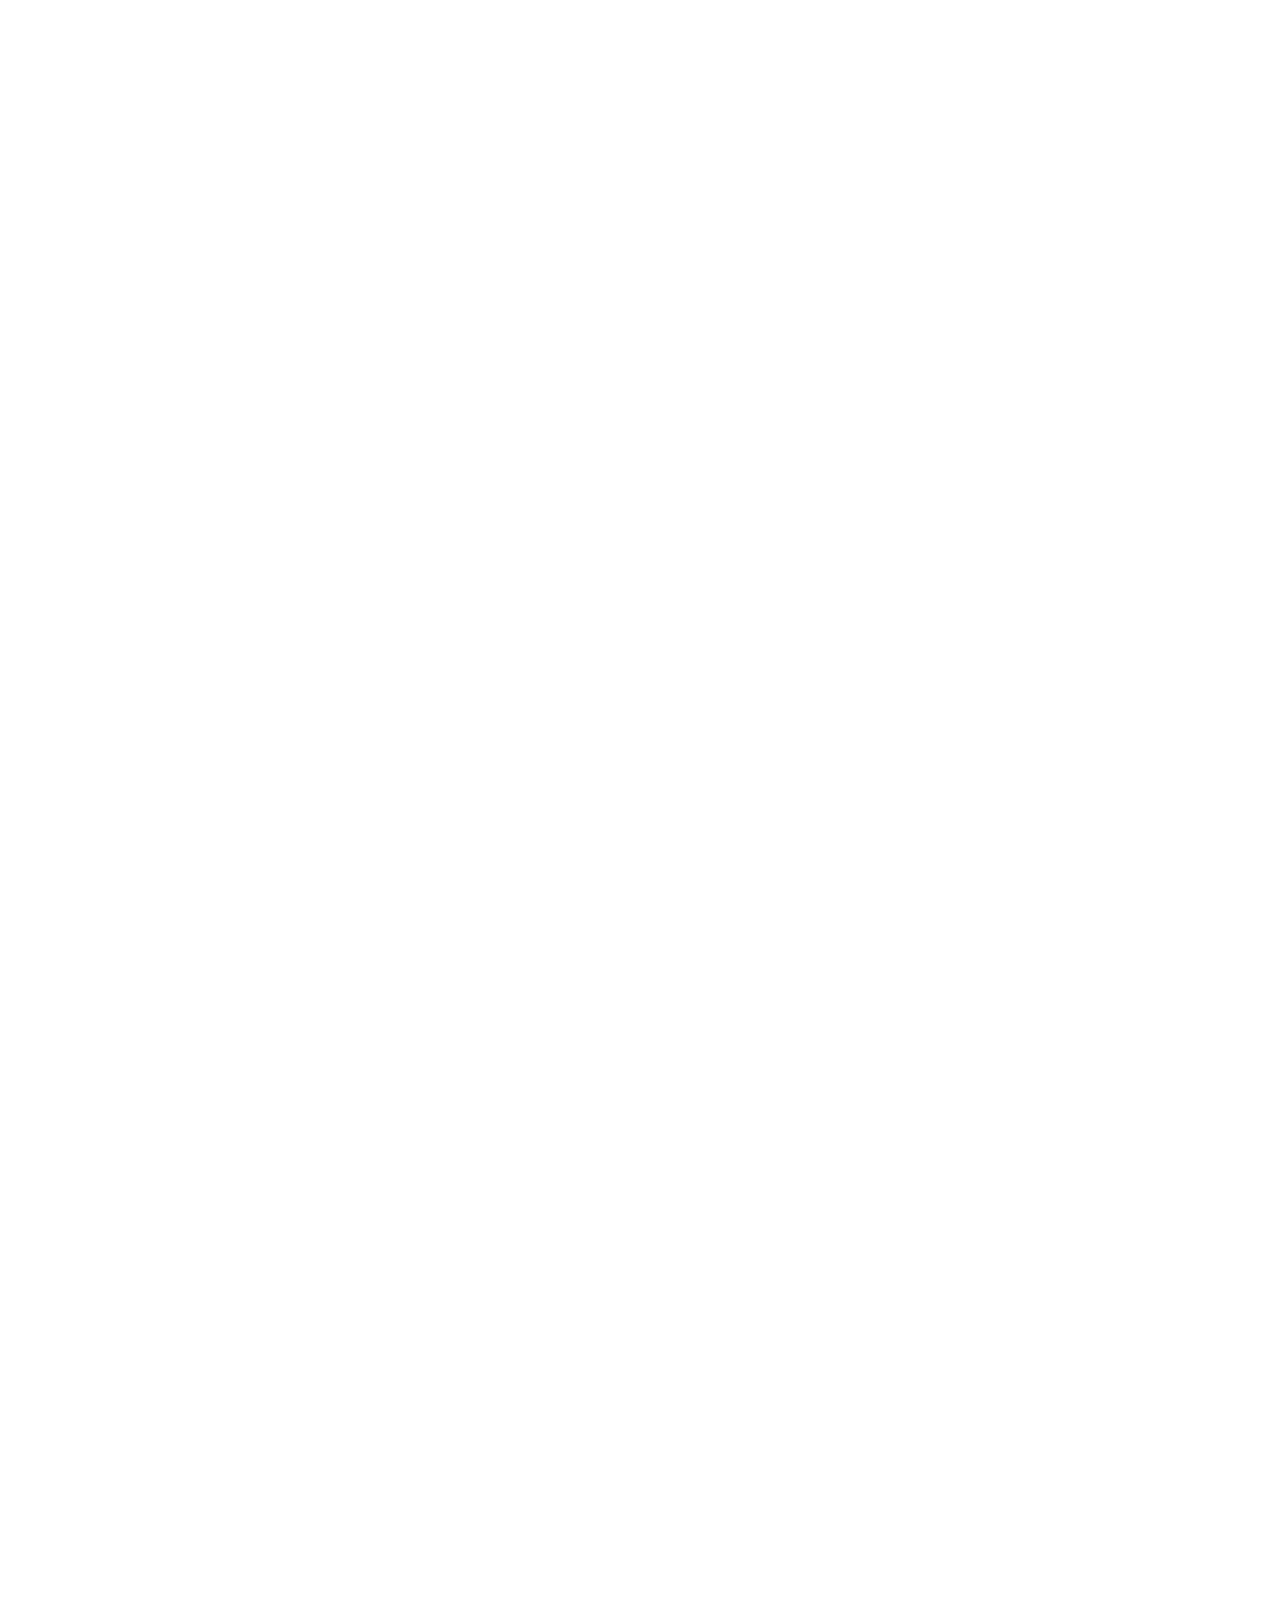
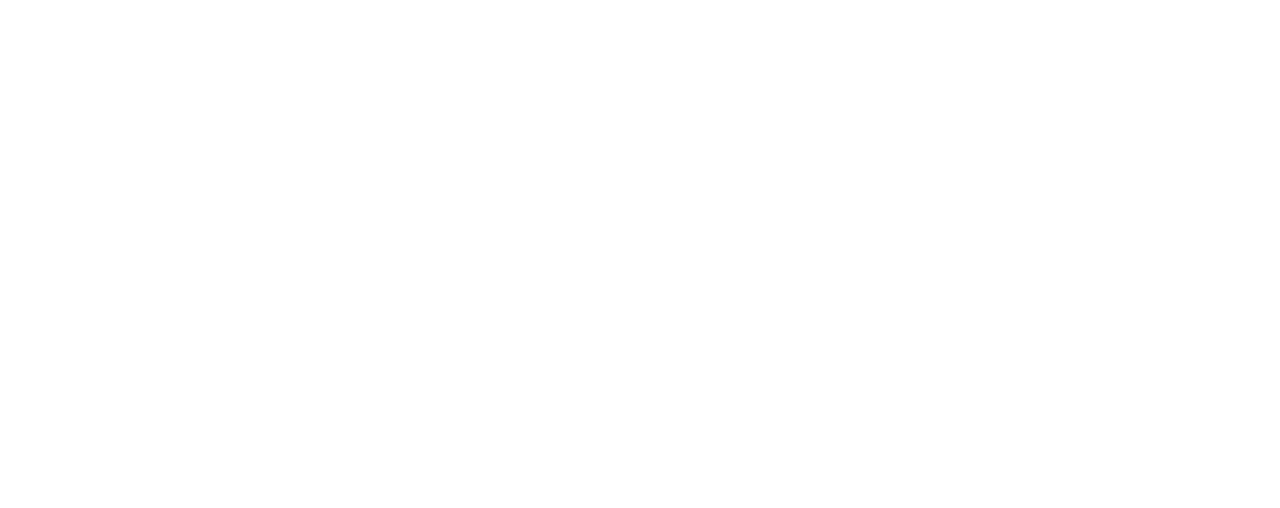
<file: Dine/index.html>
<!DOCTYPE html>
<html lang="en">

    <head>
        <meta charset="UTF-8">
        <meta name="viewport" content="width=device-width, initial-scale=1.0">
        <link href="https://fonts.googleapis.com/css2?family=Spartan:wght@300;400;600;700&display=swap"
            rel="stylesheet">
        <link rel="icon" type="image/png" sizes="32x32" href="./images/favicon-32x32.png">
        <link rel="stylesheet" href="style.css">

        <title>Dine | Exquisite dining since 1989</title>
    </head>

    <body>
        <header class="header">
            <img src="./images/logo.svg" alt="Dine logo" class="header__logo">
            <h1 class="first-heading heading-white">Exquisite dining since 1989</h1>
            <p class="paragraph paragraph-white">Experience our seasonal menu in beautiful country surroundings. Eat the
                freshest produce from the comfort of our farmhouse.</p>
            <a href="#" class="btn btn-transparent">Book a table</a>
        </header>
        <section class="features">
            <div class="feature">
                <div class="feature__imgBox">
                    <picture class="img">
                        <source srcset="./images/homepage/enjoyable-place-mobile.jpg 1x, 
                                ./images/homepage/enjoyable-place-mobile@2x.jpg 2x" media="(max-width: 48em)">
                        <source srcset="./images/homepage/enjoyable-place-tablet.jpg 1x, 
                                ./images/homepage/enjoyable-place-tablet@2x.jpg 2x"
                            media="(min-width: 48em) and (max-width: 80em)">
                        <source srcset="./images/homepage/enjoyable-place-desktop.jpg 1x, 
                                ./images/homepage/enjoyable-place-desktop@2x.jpg 2x" media="(min-width: 80em)">
                        <img src="./images/homepage/enjoyable-place-desktop.jpg" alt="Sheep pasture on a shadow">
                    </picture>
                </div>
                <div class="feature__textBox">
                    <h2 class="second-heading heading-black">Enjoyable place for all the family</h2>
                    <p class="paragraph paragraph-black">Our relaxed surroundings make dining with us a great
                        experience for everyone. We can even arrange a tour of the farm before your meal.</p>
                </div>
            </div>

            <div class="feature">
                <div class="feature__imgBox">
                    <picture class="img">
                        <source srcset="./images/homepage/locally-sourced-mobile.jpg 1x, 
                                ./images/homepage/locally-sourced-mobile@2x.jpg 2x" media="(max-width: 48em)">
                        <source srcset="./images/homepage/locally-sourced-tablet.jpg 1x, 
                                ./images/homepage/locally-sourced-tablet@2x.jpg 2x"
                            media="(min-width: 48em) and (max-width: 80em)">
                        <source srcset="./images/homepage/locally-sourced-desktop.jpg 1x, 
                                ./images/homepage/locally-sourced-desktop@2x.jpg 2x" media="(min-width: 80em)">
                        <img src="./images/homepage/locally-sourced-desktop.jpg" alt="A hand pouring sauce on a dish">
                    </picture>
                </div>
                <div class="feature__textBox">
                    <h2 class="second-heading heading-black">The most locally sourced food</h2>
                    <p class="paragraph paragraph-black">All our ingredients come directly from our farm or local
                        fishery. So you can be sure that you’re eating the freshest, most sustainable food.</p>
                </div>
            </div>
        </section>

        <section class="highlights">
            <div class="highlights__textBox">
                <h2 class="second-heading heading-white">A few highlights from our menu</h2>
                <p class="paragraph paragraph-white">We cater for all dietary requirements, but here’s a glimpse at
                    some of our diner’s favourites. Our menu is revamped every season.</p>
            </div>
            <div class="highlights__dishes">
                <div class="highlights__dish">
                    <div class="dish__imgBox">
                        <picture class="img">
                            <source srcset="./images/homepage/salmon-mobile.jpg 1x, 
                                    ./images/homepage/salmon-mobile@2x.jpg 2x" media="(max-width: 48em)">
                            <source srcset="./images/homepage/salmon-desktop-tablet.jpg 1x, 
                                    ./images/homepage/salmon-desktop-tablet@2x.jpg 2x"
                                media="(min-width: 48em) and (max-width: 80em)">
                            <source srcset="./images/homepage/salmon-desktop-tablet.jpg 1x, 
                                    ./images/homepage/salmon-desktop-tablet@2x.jpg 2x" media="(min-width: 80em)">
                            <img src="./images/homepage/salmon-desktop-tablet.jpg" alt="Fried salmon on a plate">
                        </picture>
                    </div>
                    <div class="dish__textBox">
                        <h2 class="third-heading heading-white">Seared Salmon Fillet</h2>
                        <p class="paragraph paragraph-small paragraph-white">Our locally sourced salmon served with
                            a refreshing buckwheat summer salad.</p>
                    </div>
                </div>

                <div class="highlights__dish">
                    <div class="dish__imgBox">
                        <picture class="img">
                            <source srcset="./images/homepage/beef-mobile.jpg 1x, 
                                    ./images/homepage/beef-mobile@2x.jpg 2x" media="(max-width: 48em)">
                            <source srcset="./images/homepage/beef-desktop-tablet.jpg 1x, 
                                    ./images/homepage/beef-desktop-tablet@2x.jpg 2x"
                                media="(min-width: 48em) and (max-width: 80em)">
                            <source srcset="./images/homepage/beef-desktop-tablet.jpg 1x, 
                                    ./images/homepage/beef-desktop-tablet@2x.jpg 2x" media="(min-width: 80em)">
                            <img src="./images/homepage/beef-desktop-tablet.jpg" alt="Fried beef on a plate">
                        </picture>
                    </div>
                    <div class="dish__textBox">
                        <h2 class="third-heading heading-white">Rosemary Filet Mignon</h2>
                        <p class="paragraph paragraph-small paragraph-white">Our prime beef served to your taste
                            with a delicious choice of seasonal sides.</p>
                    </div>
                </div>

                <div class="highlights__dish">
                    <div class="dish__imgBox">
                        <picture class="img">
                            <source srcset="./images/homepage/chocolate-mobile.jpg 1x, 
                                    ./images/homepage/chocolate-mobile@2x.jpg 2x" media="(max-width: 48em)">
                            <source srcset="./images/homepage/chocolate-desktop-tablet.jpg 1x, 
                                    ./images/homepage/chocolate-desktop-tablet@2x.jpg 2x"
                                media="(min-width: 48em) and (max-width: 80em)">
                            <source srcset="./images/homepage/chocolate-desktop-tablet.jpg 1x, 
                                    ./images/homepage/chocolate-desktop-tablet@2x.jpg 2x" media="(min-width: 80em)">
                            <img src="./images/homepage/chocolate-desktop-tablet.jpg" alt="Chocolate Mousse">
                        </picture>
                    </div>
                    <div class="dish__textBox">
                        <h2 class="third-heading heading-white">Summer Fruit Chocolate Mousse</h2>
                        <p class="paragraph paragraph-small paragraph-white">Creamy mousse combined with summer
                            fruits and dark chocolate shavings.</p>
                    </div>
                </div>
            </div>
        </section>
        <section class="events">
            <div class="events__imgBox">
                <picture class="img">
                    <source srcset="./images/homepage/family-gathering-mobile.jpg 1x, 
                        ./images/homepage/family-gathering-mobile@2x.jpg 2x," media="(max-width: 48em)">
                    <source srcset="./images/homepage/family-gathering-tablet.jpg 1x, 
                        ./images/homepage/family-gathering-tablet@2x.jpg 2x,"
                        media="(min-width: 48em) and (max-width: 80em)">
                    <source srcset="./images/homepage/family-gathering-desktop.jpg 1x, 
                        ./images/homepage/family-gathering-desktop@2x.jpg 2x," media="(min-width: 80em)">
                    <img src="./images/homepage/family-gathering-desktop.jpg"
                        alt="Family members grabbing food from the table" class="event__img visible"
                        id="familyGatheringImg">
                </picture>

                <!-- <picture class="img">
                    <source srcset="./images/homepage/special-events-mobile.jpg 1x, 
                        ./images/homepage/special-events-mobile@2x.jpg 2x," media="(max-width: 48em)">
                    <source srcset="./images/homepage/special-events-tablet.jpg 1x, 
                        ./images/homepage/special-events-tablet@2x.jpg 2x,"
                        media="(min-width: 48em) and (max-width: 80em)">
                    <source srcset="./images/homepage/special-events-desktop.jpg 1x, 
                        ./images/homepage/special-events-desktop@2x.jpg 2x," media="(min-width: 80em)">
                    <img src="./images/homepage/special-events-desktop.jpg"
                        alt="Smiling family sitting by the table raising their drinks" class="event__img"
                        id="specialEventsImg">
                </picture>

                <picture class="img">
                    <source srcset="./images/homepage/social-events-mobile.jpg 1x, 
                        ./images/homepage/social-events-mobile@2x.jpg 2x," media="(max-width: 48em)">
                    <source srcset="./images/homepage/social-events-tablet.jpg 1x, 
                        ./images/homepage/social-events-tablet@2x.jpg 2x,"
                        media="(min-width: 48em) and (max-width: 80em)">
                    <source srcset="./images/homepage/social-events-desktop.jpg 1x, 
                        ./images/homepage/social-events-desktop@2x.jpg 2x," media="(min-width: 80em)">
                    <img src="./images/homepage/social-events-desktop.jpg"
                        alt="Wine glasses on the table surrounded by people" class="event__img" id="socialEventsImg">
                </picture> -->
            </div>
            <div class="event__textBox">
                <h2 class="second-heading heading-black">Family Gathering</h2>
                <p class="paragraph paragraph-black">We love catering for entire families. So please bring everyone
                    along for a special meal with your loved ones. We’ll provide a memorable experience for all.</p>
                <a href="#" class="btn btn-black">Book a table</a>
                <ul class="event__nav">
                    <li class="event__nav--item active">Family Gathering</li>
                    <li class="event__nav--item">Special events</li>
                    <li class="event__nav--item">Social events</li>
                </ul>
            </div>
        </section>
        <section class="reservation">
            <h2 class="second-heading heading-white">Ready to make a reservation?</h2>
            <a href="#" class="btn btn-transparent">Book a table</a>
        </section>

        <footer class="footer">
            <div class="footer__column">
                <img src="./images/logo.svg" alt="Dine Logo footer" class="footer__logo">
            </div>
            <div class="footer__column">
                <p class="footer__item address">MARTHWAITE, SEDBERGH CUMBRIA</p>
                <p class="footer__item phone">+00 44 123 4567</p>
            </div>
            <div class="footer__column">
                <p class="footer__item">Open times</p>
                <p class="footer__item time">MON - FRI: 09:00 AM - 10:00 PM</p>
                <p class="footer__item time">SAT - SUN: 09:00 AM - 11:30 PM</p>
            </div>
        </footer>
    </body>

</html>
</file>
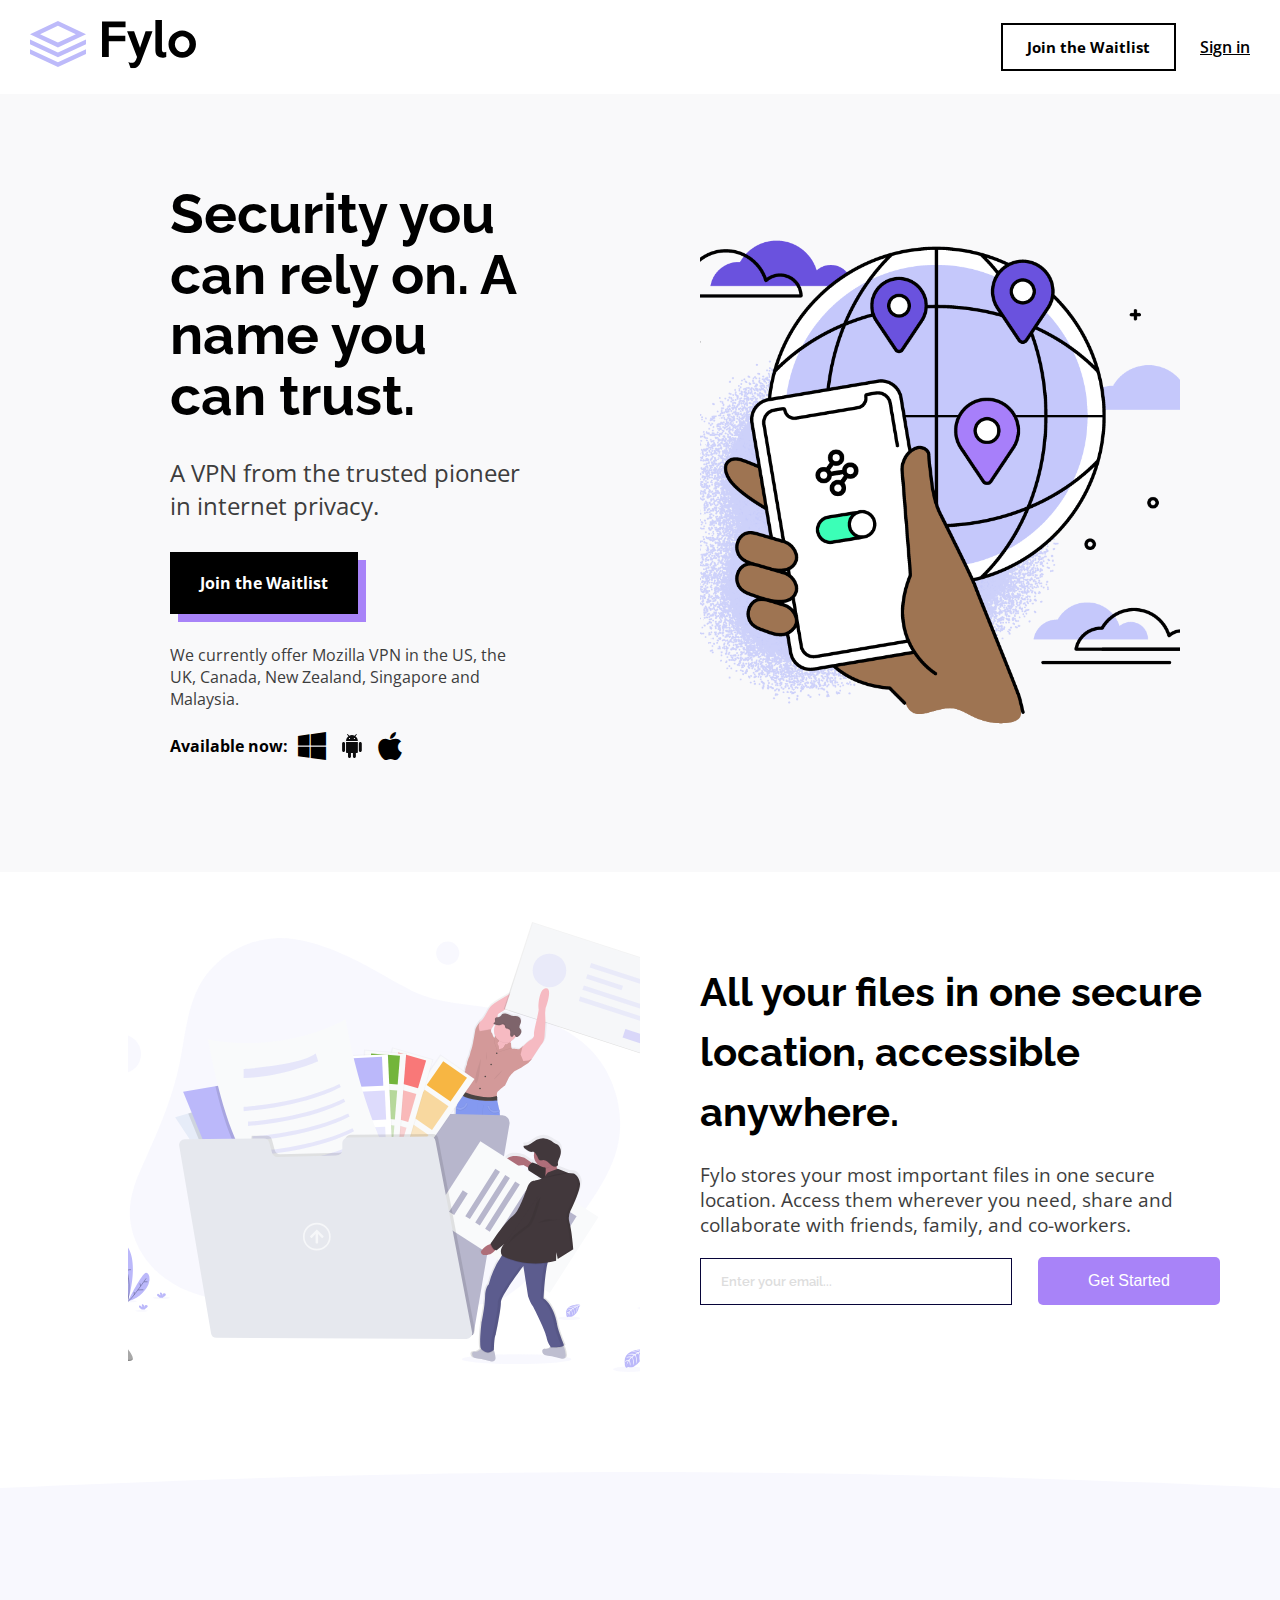
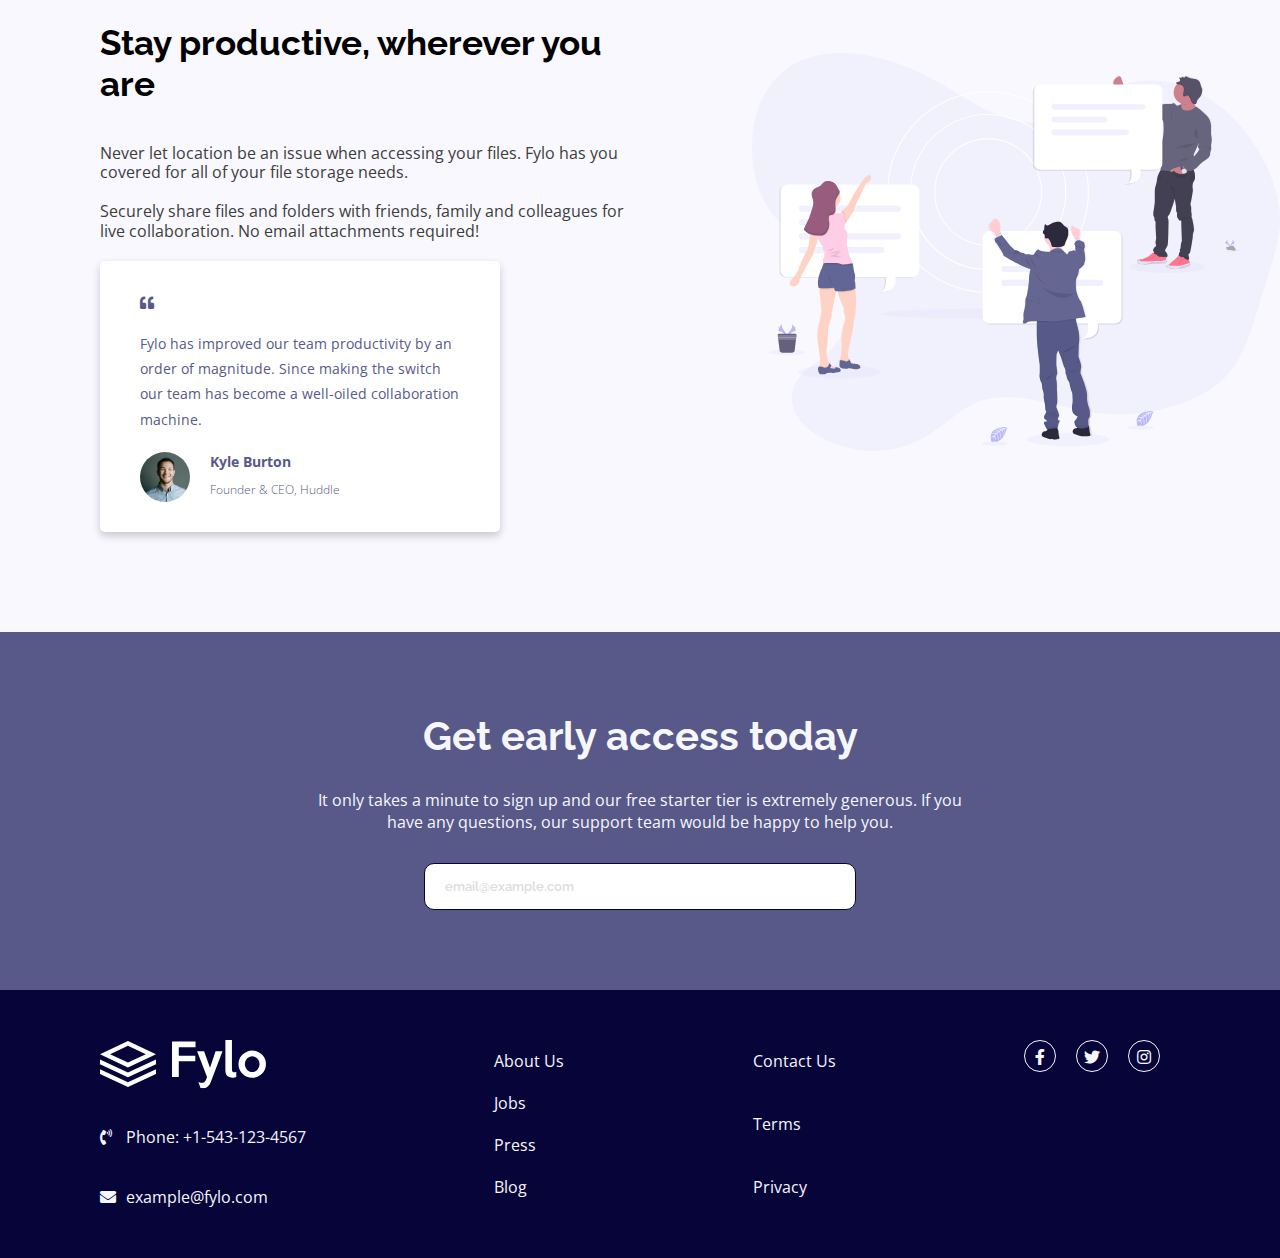
<file: Fylo/index.html>
<!DOCTYPE html>
<html lang="en">

  <head>
    <meta charset="UTF-8">
    <meta name="viewport" content="width=device-width, initial-scale=1.0">
    <!-- displays site properly based on user's device -->

    <link rel="icon" type="image/png" sizes="32x32" href="./images/favicon-32x32.png">
    <link href="https://fonts.googleapis.com/css2?family=Raleway:wght@400;700&display=swap" rel="stylesheet">
    <link href="https://fonts.googleapis.com/css2?family=Open+Sans:wght@400;700&display=swap" rel="stylesheet">
    <link href="https://cdnjs.cloudflare.com/ajax/libs/font-awesome/5.14.0/css/all.min.css" rel="stylesheet">
    <title>Frontend Mentor | Fylo landing page with two column layout</title>

    <!-- Feel free to remove these styles or customise in your own stylesheet 👍 -->
    <style>
      :root {
        --bright-cyan: #F9F9FA;
        --dark-blue: hsl(243, 87%, 12%);
        --desaturated-blue: hsl(238, 22%, 44%);
        --main-cyan: #a883f8;

        --bright-blue: hsl(224, 93%, 58%);
        --moderate-cyan: hsl(170, 45%, 43%);

        --light-grayish-blue: hsl(240, 75%, 98%);
        --light-gray: hsl(0, 0%, 75%);
      }

      *,
      *::after,
      *::before {
        margin: 0;
        padding: 0;
        box-sizing: inherit;
      }

      a {
        text-decoration: none;
      }

      html {
        font-size: 62.5%;
        font-family: 'Open Sans', sans-serif;
      }

      body {
        box-sizing: border-box;
        font-size: 1.6rem;
      }

      .heading {
        font-family: 'Raleway', sans-serif;
      }

      /* navbar */
      .navbar {
        box-shadow: 4px 8px 8px rgba(12, 12, 13, 0.05);
        width: 100%;
        background-color: white;
        padding: 2rem 3rem;
        display: flex;
        justify-content: space-between;
        align-items: center;
      }


      .button-bordered {
        border: 2px solid black;
        color: black;
        padding: 1.2rem 2.4rem;
        font-size: 1.5rem;
        font-weight: 700;
      }

      .link {
        color: black;
        font-weight: 600;
        text-decoration: underline;
        margin-left: 2rem;
      }

      /* hero section */
      .hero {
        display: flex;
        flex-direction: row;
        padding: 3rem 5rem;
        justify-content: space-between;
        background-color: var(--bright-cyan);
        margin-bottom: 5rem;
      }

      .hero__right {
        background: url(./images/hero1.png);
        background-position: center;
        background-size: cover;
        width: 48rem;
        margin: 6.5rem 5rem;
      }

      .hero__left {
        flex: 1;
        min-height: 48rem;
        margin: 6rem 12rem;
        max-width: 58rem;
      }

      .hero__left .heading {
        font-size: 5.5rem;
        line-height: 1.1;
      }

      .sub-title {
        margin: 3rem 0;
        font-size: 2.4rem;
        color: #3d3d3d;
        font-weight: 400;
      }

      .btn-shadow {
        display: block;
        background-color: black;
        color: white;
        font-weight: 700;
        padding: 2rem 3rem;
        margin-bottom: 3rem;
        width: fit-content;
        box-shadow: 8px 8px 0 #a883f8;
      }

      .description {
        color: #3d3d3d;
        font-size: 1.6rem;
      }

      .available {
        font-weight: 700;
        margin: 2rem 0;
        display: flex;
        align-items: center;
      }

      .available i {
        font-size: 3.2rem;
        display: block;
        margin: 0 1rem;
      }

      .icon {
        width: 3.2rem;
        height: 3.2rem;
        display: block;
      }

      /* started */
      .started {
        display: flex;
        flex-direction: row-reverse;
        min-height: 45rem;
      }

      .started__left {
        width: 50%;
        padding: 4rem 6rem;
      }

      .started__heading {
        font-size: 4rem;
        line-height: 1.5;
      }

      .started__description {
        margin: 2rem 0;
        font-weight: 400;
        color: #3d3d3d;
      }

      .email {
        border: 1px solid var(--dark-blue);
        padding: 1.5rem 2rem;
      }

      .started__form {
        display: flex;
        justify-content: space-between;
        align-items: center;
      }

      .started__form .email {
        width: 60%;
      }

      ::placeholder {
        font-family: 'Raleway', sans-serif;
        font-weight: 600;
        color: #dddddd;
      }

      .btn__submit {
        width: 35%;
        padding: 1.5rem 2rem;
        background-color: var(--main-cyan);
        color: white;
        border-radius: 5px;
        border: none;
        font-size: 1.6rem;
      }

      .started__right {
        background-image: url(./images/illustration-1.svg);
        background-position: center;
        background-size: cover;
        width: 40%;
      }

      /* feature */
      .feature {
        display: flex;
        flex-direction: row;
        min-height: 45rem;
        margin-top: 10rem;
        background-image: url(./images/bg-curve-desktop.svg);
        background-position: top;
        padding: 10rem 0;
        background-size: cover;
      }

      .feature__right {
        background-image: url(./images/illustration-2.svg);
        background-position: center;
        background-size: contain;
        background-repeat: no-repeat;
        width: 50%;
      }

      .feature__left {
        width: 60%;
        margin-left: 10rem;
        padding-right: 10rem;
        padding-top: 5rem;
      }

      .feature__heading {
        font-size: 3.5rem;
        margin-bottom: 4rem;
        /* margin-top: 10rem; */
      }

      .feature__description {
        font-size: 1.6rem;
        color: #3d3d3d;
        line-height: 1.2;
        margin-bottom: 2rem;
      }

      .customer-card {
        background-color: white;
        box-shadow: 0 4px 8px 0 rgba(0, 0, 0, 0.2);
        border-radius: 5px;
        padding: 3rem 4rem;
        width: 40rem;
      }

      .quote::before {
        font-family: "Font Awesome 5 Free";
        font-weight: 900;
        content: "\f10d";
        display: block;
        margin-bottom: 1.5rem;
      }

      .quote {
        color: var(--desaturated-blue);
        font-size: 1.4rem;
        line-height: 1.8;
      }

      .customer {
        display: flex;
        margin-top: 2rem;
      }

      .avatar {
        width: 5rem;
        height: 5rem;
        border-radius: 50%;
      }

      .customer__info {
        margin-left: 2rem;
      }

      .customer__info--name {
        font-size: 1.4rem;
        font-weight: 700;
        color: var(--desaturated-blue);
      }

      .customer__info--title {
        font-size: 1.2rem;
        color: var(--desaturated-blue);
        font-weight: 200;
        margin-top: 1rem;
      }

      /* access */
      .access {
        background-color: #585989;
        padding: 8rem 10rem;
        color: var(--light-grayish-blue);
        text-align: center;
      }

      .access__heading {
        font-size: 4rem;
      }

      .access_description {
        width: 60%;
        padding: 3rem 0;
        margin: 0 auto;
      }

      .access .email {
        width: 40%;
        border-radius: 10px;
      }

      /* footer */
      .footer {
        display: flex;
        justify-content: space-between;
        padding: 5rem 10rem;
        background-color: var(--dark-blue);
        color: var(--light-grayish-blue);
      }

      .footer a {
        color: var(--light-grayish-blue);
      }

      .footer .column {
        display: flex;
        flex-direction: column;
        justify-content: space-between;
      }

      .footer__link {
        margin: 1rem 0;
      }

      .footer .fourth-column {
        display: flex;
        flex-direction: row;
      }

      .fourth-column a {
        border-radius: 50%;
        border: 1px solid var(--light-grayish-blue);
        text-align: center;
        padding-top: .5rem;
        margin-right: 2rem;
      }

    </style>
  </head>

  <body>
    <header class="navbar">
      <div class="navbar__left">
        <img src="./images/logo.svg" alt="logo" class="logo">
      </div>
      <div class="navbar__right">
        <a href="#" class="button-bordered">Join the Waitlist</a>
        <a href="#" class="link">Sign in</a>
      </div>
    </header>
    <main class="main">
      <section class="hero">
        <div class="hero__left">
          <h2 class="heading">
            Security you can rely on. A name you can trust.
          </h2>
          <h4 class="sub-title">
            A VPN from the trusted pioneer in internet privacy.
          </h4>
          <a href="#" class="btn-shadow">Join the Waitlist</a>
          <p class="description">We currently offer Mozilla VPN in the US, the UK, Canada, New Zealand, Singapore and
            Malaysia.</p>
          <p class="available">
            Available now: <i class="fab fa-windows"></i>
            <img src="./images/android.svg" alt="" class="icon">
            <i class="fab fa-apple"></i>
          </p>
        </div>
        <div class="hero__right"></div>
      </section>

      <section class="started">
        <div class="started__left">
          <h2 class="heading started__heading">
            All your files in one secure location, accessible anywhere.
          </h2>
          <h3 class="started__description">
            Fylo stores your most important files in one secure location.
            Access them wherever you need, share and collaborate with friends,
            family, and co-workers.
          </h3>

          <form action="#" class="started__form">
            <input type="email" placeholder="Enter your email..." class="email">
            <button class="btn__submit">Get Started</button>
          </form>
        </div>
        <div class="started__right"></div>
      </section>
      <section class="feature">
        <div class="feature__left">
          <h3 class="heading feature__heading">Stay productive, wherever you are</h3>
          <p class="feature__description">Never let location be an issue when accessing your files. Fylo has you
            covered for all of your file storage needs.</p>

          <p class="feature__description"> Securely share files and folders with friends, family and colleagues for
            live collaboration. No email attachments required!</p>

          <div class="customer-card">
            <div class="quote">
              Fylo has improved our team productivity by an order of magnitude. Since
              making the switch our team has become a well-oiled collaboration machine.
            </div>
            <div class="customer">
              <img src="./images/avatar-testimonial.jpg" alt="user 1" class="avatar">
              <div class="customer__info">
                <div class="customer__info--name">Kyle Burton</div>
                <div class="customer__info--title">Founder & CEO, Huddle</div>
              </div>
            </div>
          </div>
        </div>
        </div>

        <div class="feature__right"></div>
      </section>

      <section class="access">
        <h3 class="heading access__heading">
          Get early access today
        </h3>
        <p class="access_description">
          It only takes a minute to sign up and our free starter tier is extremely generous.
          If you have any questions, our support team would be happy to help you.
        </p>
        </div>
        <input type="email" class="email" placeholder="email@example.com">
        </div>
      </section>
    </main>

    <footer class="footer">
      <div class="column first-column">
        <svg width="166" height="49" xmlns="http://www.w3.org/2000/svg" xmlns:xlink="http://www.w3.org/1999/xlink">
          <defs>
            <path id="a" d="M.014.03h93.96v48.29H.015z" />
          </defs>
          <g fill="none" fill-rule="evenodd">
            <path
              d="M0 14.13v.123l27.95 13.13L56 14.209v-.033L27.95 1 0 14.13zm10.077.062L27.95 5.795l17.877 8.397-17.877 8.396-17.874-8.396zM27.95 32.483L0 19.55v4.784l27.95 12.964L56 24.289v-4.784L27.95 32.483zm0 9.703L0 29.25v4.783L27.95 47 56 33.99v-4.784l-28.05 12.98z"
              fill="#fff" />
            <g transform="translate(72)">
              <mask id="b" fill="#fff">
                <use xlink:href="#a" />
              </mask>
              <path
                d="M87.56 24.152a8.1 8.1 0 0 0-2.161-5.573 7.259 7.259 0 0 0-2.34-1.673 6.864 6.864 0 0 0-2.85-.601c-1.01 0-1.961.2-2.852.601a7.257 7.257 0 0 0-2.34 1.673 8.102 8.102 0 0 0-2.16 5.574 8.102 8.102 0 0 0 2.16 5.573 7.257 7.257 0 0 0 2.34 1.672 6.864 6.864 0 0 0 2.851.602c1.01 0 1.96-.2 2.852-.602a7.259 7.259 0 0 0 2.339-1.672 8.1 8.1 0 0 0 2.16-5.574zm6.415 0c0 1.932-.357 3.723-1.07 5.373a13.098 13.098 0 0 1-2.94 4.28c-1.247 1.205-2.71 2.156-4.388 2.854-1.678.699-3.468 1.048-5.369 1.048-1.9 0-3.683-.349-5.346-1.048a13.863 13.863 0 0 1-4.366-2.876 13.351 13.351 0 0 1-2.94-4.302c-.713-1.65-1.07-3.426-1.07-5.329 0-1.873.364-3.634 1.092-5.284a13.92 13.92 0 0 1 2.962-4.325 13.671 13.671 0 0 1 4.367-2.898 13.552 13.552 0 0 1 5.301-1.048c1.901 0 3.69.35 5.369 1.048 1.678.698 3.14 1.65 4.388 2.854 1.248 1.204 2.228 2.638 2.94 4.302.713 1.665 1.07 3.449 1.07 5.351zM64.258 36.905a8.6 8.6 0 0 1-1.715.58c-.638.148-1.3.222-1.982.222a9.84 9.84 0 0 1-2.74-.379 6.003 6.003 0 0 1-2.295-1.226c-.653-.565-1.173-1.3-1.56-2.207-.385-.907-.578-2-.578-3.277V.029h6.549v29.474c0 1.07.215 1.806.646 2.207.43.401.943.602 1.537.602.742 0 1.455-.223 2.138-.669v5.262zM50.492 11.22L38.908 41.854c-.861 2.289-1.99 3.939-3.386 4.95-1.396 1.01-3.06 1.515-4.99 1.515-.297 0-.623-.022-.98-.066a7.352 7.352 0 0 1-1.025-.201l-2.138-5.975a8.486 8.486 0 0 0 1.56.557c.534.134 1.039.201 1.514.201 1.01 0 1.93-.23 2.762-.691.832-.46 1.47-1.315 1.916-2.564l.891-2.586-9.935-25.773h6.995l5.925 16.588 5.57-16.588h6.905zM23.538 7.342H6.786v8.294h16.529v5.618H6.785v15.784H.015V1.412h23.524v5.93z"
                fill="#fff" mask="url(#b)" />
            </g>
          </g>
        </svg>
        <div class="phone">
          <i class="fas fa-phone-volume" style="margin-right: 1rem;"></i> Phone: +1-543-123-4567
        </div>
        <div class="footer__email">
          <i class="fas fa-envelope" style="margin-right: 1rem;"></i>example@fylo.com
        </div>
      </div>
      <div class="column second-column">
        <a href="#" class="footer__link">About Us</a>
        <a href="#" class="footer__link">Jobs</a>
        <a href="#" class="footer__link">Press</a>
        <a href="#" class="footer__link">Blog</a>
      </div>

      <div class="column third-column">
        <a href="#" class="footer__link">Contact Us</a>
        <a href="#" class="footer__link">Terms</a>
        <a href="#" class="footer__link">Privacy</a>
      </div>

      <div class="column fourth-column">
        <a href="#" class="icon"><i class="fab fa-facebook-f"></i></a>
        <a href="#" class="icon"><i class="fab fa-twitter"></i></a>
        <a href="#" class="icon"><i class="fab fa-instagram"></i></a>
      </div>
    </footer>
  </body>

</html>
</file>
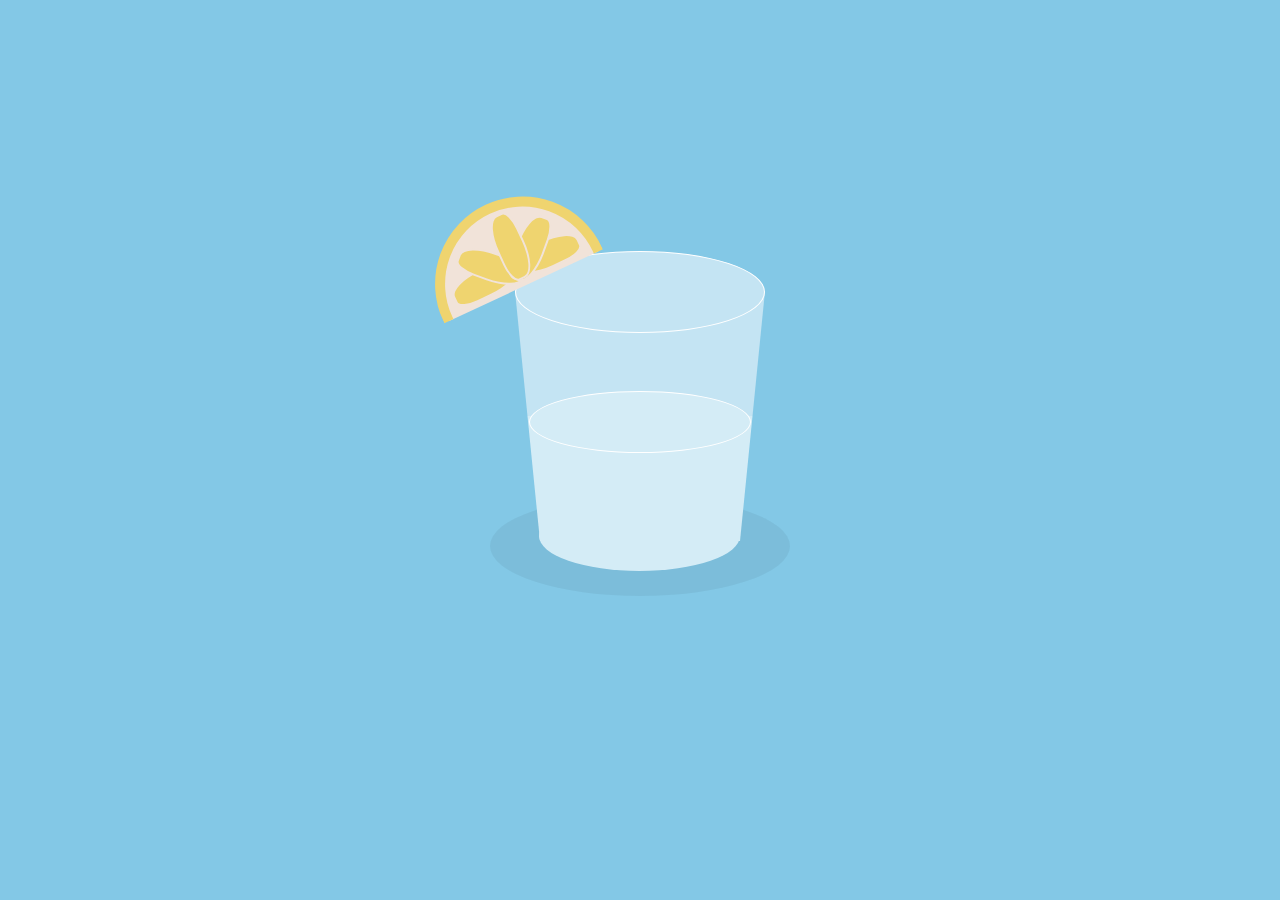
<file: GinAndTonic/index.html>
<!DOCTYPE html>
<html lang="en">

    <head>
        <meta charset="UTF-8">
        <meta name="viewport" content="width=device-width, initial-scale=1.0">
        <title>Gin And Tonic</title>
        <style>
            :root {
                --background-color: #83C8E6;
                --drink-color: #D4ECF6;
                --drink-shadow: white;
                --semi-transparent-white: #C4E4F3;
                --lemon-rind: #EFD46F;
                --lemon-pith: #F1E3D9;
            }

            body {
                background-color: var(--background-color);
            }

            .canvas {
                position: relative;
                width: 600px;
                height: 600px;
                margin: 8% auto;
            }

            .glass {
                position: absolute;
                top: 150px;
                left: 175px;
            }

            .glass::after {
                content: '';
                position: absolute;
                width: 248px;
                height: 80px;
                background-color: var(--semi-transparent-white);
                border: 1px solid white;
                border-radius: 50%;
                z-index: 5;
            }

            .glass::before {
                content: '';
                position: absolute;
                height: 250px;
                width: 250px;
                top: 40px;
                background: linear-gradient(to bottom, var(--semi-transparent-white), var(--semi-transparent-white) 50%, var(--drink-color) 10%);
                clip-path: polygon(0 0, 100% 0, 90% 100%, 10% 100%);
                z-index: 1;
            }

            .bottom {
                position: absolute;
                width: 201px;
                height: 70px;
                top: 250px;
                left: 24px;
                background-color: var(--drink-color);
                border-radius: 50%;
            }

            .bottom::before {
                content: '';
                position: absolute;
                top: -110px;
                left: -10px;
                background-color: var(--drink-color);
                border: 1px solid white;
                width: 220px;
                height: 60px;
                border-radius: 50%;
                z-index: 10;
            }

            .shadow {
                position: absolute;
                width: 300px;
                height: 100px;
                border-radius: 50%;
                background-color: rgba(0, 0, 0, 0.05);
                top: 395px;
                left: 150px;
            }

            .lemon {
                position: absolute;
                width: 175px;
                height: 100px;
                transform: rotate(-25deg);
                overflow: hidden;
                top: 90px;
                left: 75px;
                z-index: 10;
            }

            .lemon::after {
                content: '';
                position: absolute;
                width: 155px;
                height: 155px;
                top: 10px;
                background-color: var(--lemon-pith);
                border-radius: 50%;
                border: 10px solid var(--lemon-rind);
            }

            .segment,
            .segment::after,
            .segment::before {
                position: absolute;
                width: 65px;
                height: 25px;
                background-color: var(--lemon-rind);
                border: 2px solid var(--lemon-pith);
                bottom: 5px;
                z-index: 15;
            }

            .segment-left {
                right: 50%;
                border-radius: 50% 30% 50% 30%;
            }

            .segment-left::after {
                content: '';
                transform: rotate(45deg);
                border-radius: 50% 30% 50% 30%;
                right: -15px;
                bottom: 10px;
            }

            .segment-right {
                left: 50%;
                border-radius: 30% 50% 30% 50%;
            }

            .segment-right::before {
                content: '';
                transform: rotate(-45deg);
                border-radius: 30% 50% 30% 50%;
                left: -15px;
                bottom: 10px;
            }

            .segment-right::after {
                content: '';
                transform: rotate(-90deg);
                border-radius: 30% 50% 30% 50%;
                left: -32px;
                bottom: 20px;
            }

        </style>
    </head>

    <body>
        <div class="canvas">
            <div class="shadow"></div>
            <div class="glass">
                <div class="bottom"></div>
            </div>
            <div class="lemon">
                <div class="segment-left segment"></div>
                <div class="segment-right segment"></div>
            </div>
        </div>
    </body>

</html>
</file>
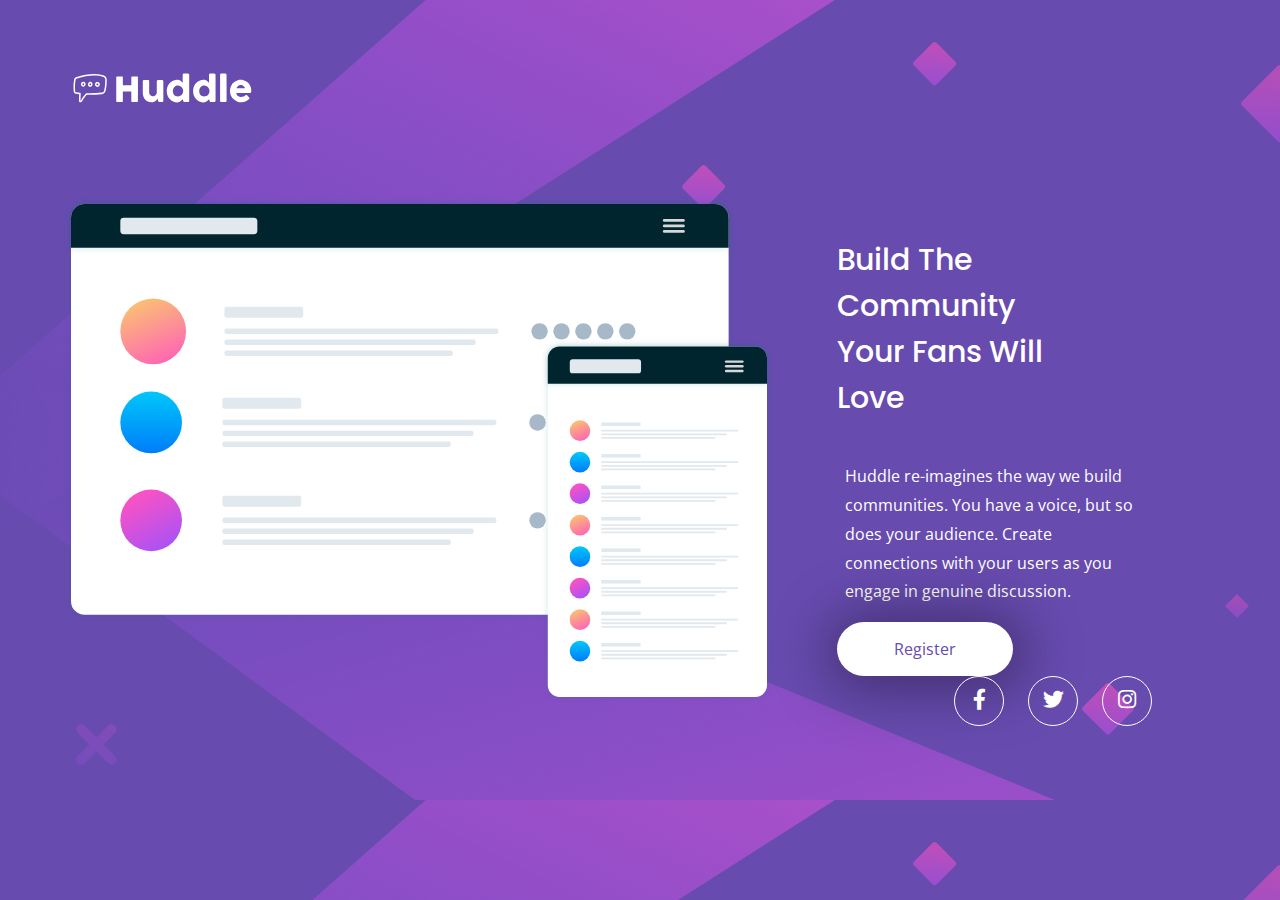
<file: Huddle Landingpage/index.html>
<!DOCTYPE html>
<html lang="en">

  <head>
    <meta charset="UTF-8">
    <meta name="viewport" content="width=device-width, initial-scale=1.0">
    <!-- displays site properly based on user's device -->

    <link rel="icon" type="image/png" sizes="32x32" href="./images/favicon-32x32.png">

    <title>Frontend Mentor | Huddle landing page with single introductory section</title>
    <link href="https://fonts.googleapis.com/css2?family=Poppins:wght@400;700&display=swap" rel="stylesheet">
    <link href="https://fonts.googleapis.com/css2?family=Open+Sans&display=swap" rel="stylesheet">
    <link href="https://cdnjs.cloudflare.com/ajax/libs/font-awesome/5.14.0/css/all.min.css" rel="stylesheet">
    <!-- Feel free to remove these styles or customise in your own stylesheet 👍 -->
    <style>
      :root {
        --main-violet: hsl(257, 40%, 49%);
      }

      .attribution {
        font-size: 11px;
        text-align: center;
      }

      .attribution a {
        color: hsl(228, 45%, 44%);
      }

      body {
        overflow: hidden;
        padding: 0;
        margin: 0;
        font-family: 'Open Sans', sans-serif;
      }

      .main {
        background-image: url(./images/bg-desktop.svg), linear-gradient(var(--main-violet), var(--main-violet));
        width: 100vw;
        height: 100vh;
        overflow: hidden;
      }

      @media screen and (max-width : 600px) {
        html {
          font-size: 10px;
        }
      }

      .header {
        padding: 4rem;
      }

      .header img {
        width: 12rem;
      }


      .body {
        display: flex;
        padding: 4rem;
        padding-bottom: 0;
      }

      @media screen and (max-width : 600px) {
        .body {
          flex-direction: column;
        }
      }

      .body-left {
        margin-top: -3rem;
      }

      @media screen and (max-width : 600px) {
        .body-left img {
          width: 100%;
        }
      }

      .heading {
        font-family: 'Poppins', sans-serif;
        color: white;
        font-weight: 500;
        font-size: 30px;
        width: 80%;
      }

      @media screen and (max-width : 600px) {
        .heading {
          font-size: 22px;
          width: 100%;
          margin-top: 6rem;
        }
      }

      .body-right {
        margin-top: -2rem;
        padding: 0 4rem;
        display: flex;
        flex-direction: column;
      }

      @media screen and (max-width : 600px) {
        .body-right {
          padding: 0 1rem;
          text-align: center;
        }
      }

      .description {
        color: #fff;
        line-height: 1.8rem;
        padding: 0 0.5rem;
      }

      .btn {
        display: block;
        background-color: white;
        color: var(--main-violet);
        border-radius: 100px;
        text-decoration: none;
        text-align: center;
        padding: 1rem 3rem;
        width: 5rem;
        box-shadow: 2px 3px 56px 12px rgba(0, 0, 0, 0.36);
      }

      @media screen and (max-width : 600px) {
        .btn {
          margin: 2rem auto;
        }
      }

      .social-icons {
        align-self: flex-end;
        margin-top: auto;
        display: flex;
      }

      @media screen and (max-width : 600px) {
        .social-icons {
          margin: 8rem auto;
        }
      }

      .icon {
        color: #fff;
        width: 2rem;
        height: 2rem;
        border-radius: 50%;
        border: 1px solid #fff;
        padding: 0.5rem;
        display: block;
        text-align: center;
        font-size: 1.3rem;
      }

      .icon:not(:last-child) {
        margin-right: 1.5rem;
      }

    </style>
  </head>

  <body>
    <section class="main">
      <header class="header">
        <img src="./images/logo.svg" />
      </header>
      <div class="body">
        <div class="body-left">
          <img src="./images/illustration-mockups.svg" />
        </div>
        <div class="body-right">
          <h2 class="heading">Build The Community Your Fans Will Love</h2>
          <p class="description">Huddle re-imagines the way we build communities. You have a voice, but so does your
            audience.
            Create connections with your users as you engage in genuine discussion.</p>
          <a href="#" class="btn">Register</a>
          <div class="social-icons">
            <a href="#" class="icon"><i class="fab fa-facebook-f"></i></a>
            <a href="#" class="icon"><i class="fab fa-twitter"></i></a>
            <a href="#" class="icon"><i class="fab fa-instagram"></i></a>
          </div>
        </div>
      </div>
    </section>
  </body>

</html>
</file>
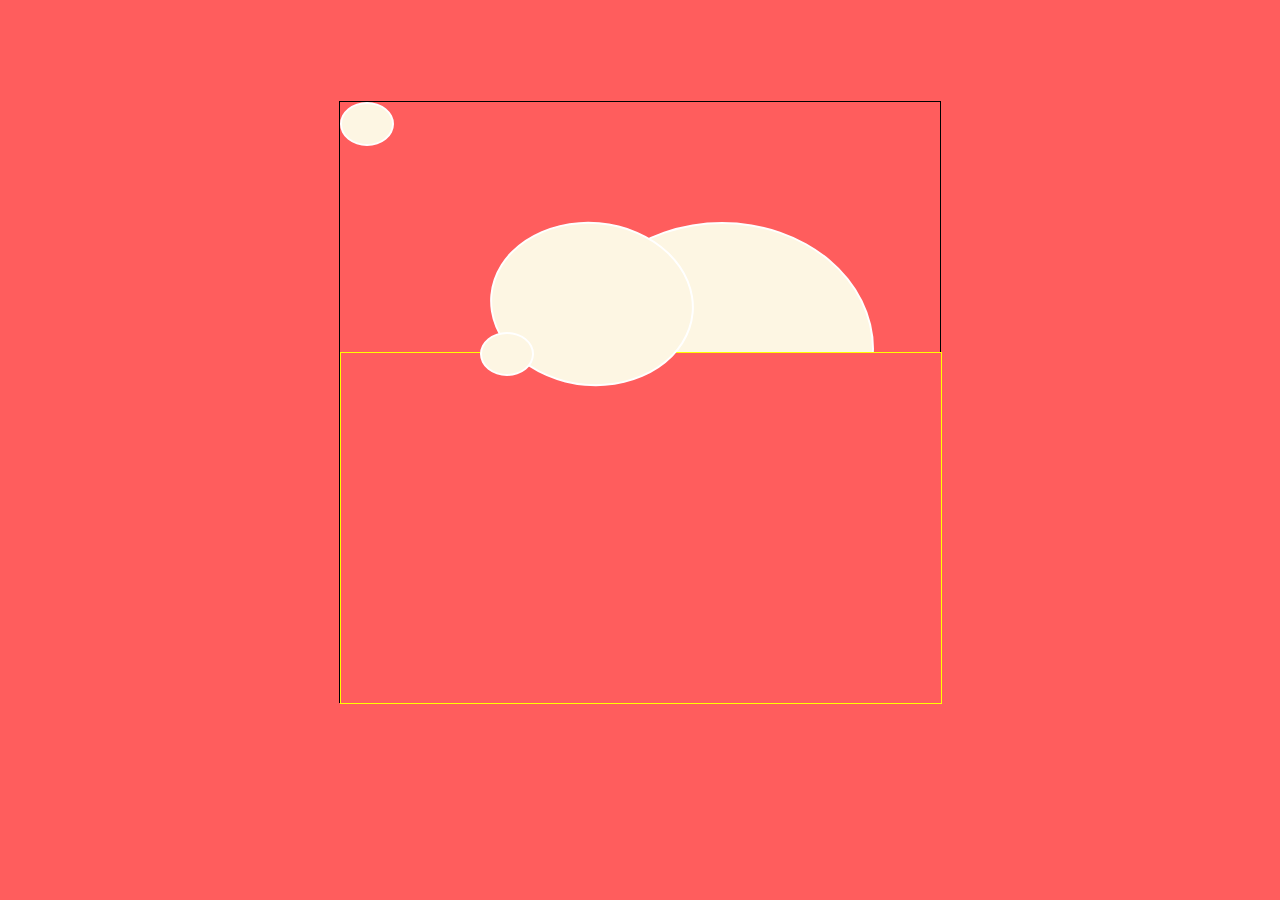
<file: Nhi/index.html>
<!DOCTYPE html>
<html lang="en">

    <head>
        <meta charset="UTF-8">
        <meta name="viewport" content="width=device-width, initial-scale=1.0">
        <title>Nhi</title>

        <style>
            :root {
                --cat-body: #FDF6E3;
                --dark-body: #70562f;
            }

            body {
                background-color: #FF5D5D;
            }

            .canvas {
                position: relative;
                width: 600px;
                height: 600px;
                margin: 0 auto;
                margin-top: 8%;
                border: 1px solid black;
            }

            .ground {
                position: absolute;
                top: 250px;
                border: 1px solid yellow;
                width: 100%;
                height: 350px;
                z-index: 5;
                background-color: #FF5D5D;
            }

            .head {
                position: absolute;
                top: 120px;
                left: 150px;
                width: 200px;
                height: 160px;
                border-radius: 50%;
                background-color: var(--cat-body);
                z-index: 10;
                border: 2px solid white;
                transform: rotate(5deg);
            }

            .body {
                position: absolute;
                top: 120px;
                left: 230px;
                width: 300px;
                height: 250px;
                border-radius: 50%;
                background-color: var(--cat-body);
                border: 2px solid white;
                z-index: 1;
            }

            .leg {
                width: 50px;
                height: 40px;
                border-radius: 50%;
                border: 2px solid white;
                background-color: var(--cat-body);
            }

            .leg-left {
                position: absolute;
                top: 230px;
                left: 140px;
                z-index: 15;
            }

        </style>
    </head>

    <body>
        <div class="canvas">
            <div class="head">
                <div class="ear ear-left"></div>
                <div class="ear ear-right"></div>
                <div class="nose"></div>
                <div class="eye eye-right"></div>
                <div class="eye eye-left"></div>
                <div class="whisker whisker-left"></div>
                <div class="whisker whisker-right"></div>
            </div>
            <div class="leg leg-left"></div>
            <div class="leg leg-right"></div>
            <div class="body"></div>
            <div class="tail"></div>
            <div class="ground"></div>
        </div>
    </body>

</html>
</file>
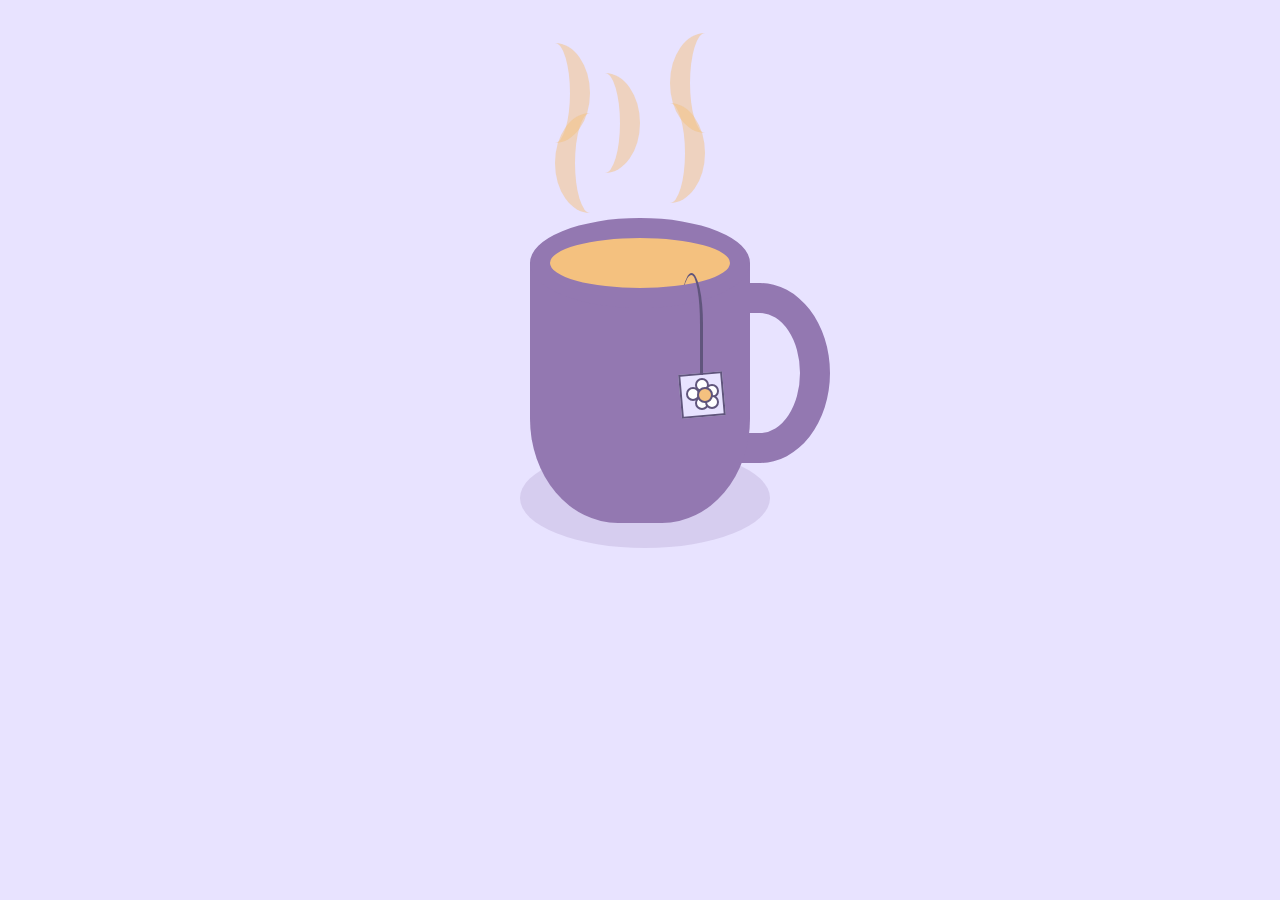
<file: Tea/index.html>
<!DOCTYPE html>
<html lang="en">

    <head>
        <meta charset="UTF-8">
        <meta name="viewport" content="width=device-width, initial-scale=1.0">
        <title>Tea</title>
        <style>
            :root {
                --mug-color: #9378B1;
                --chamomile-color: #F4C17F;
                --background-color: #E8E3FF;
                --vapour-color: rgba(244, 193, 127, 0.5);
                --dark-detail-color: #60557C;
            }

            body {
                background-color: var(--background-color);
            }

            .canvas {
                position: relative;
                width: 600px;
                height: 600px;
                margin: 0 auto;
                margin-top: 5%;
            }

            .mug-body {
                position: absolute;
                width: 220px;
                height: 260px;
                top: 200px;
                left: 190px;
                background-color: var(--mug-color);
                border-radius: 0 0 40% 40%;
            }

            .mug-body::after {
                content: '';
                position: absolute;
                top: -45px;
                left: 0;
                width: 180px;
                height: 50px;
                border-radius: 50%;
                background-color: var(--chamomile-color);
                border: 20px solid var(--mug-color);
            }

            .mug-body::before {
                content: '';
                position: absolute;
                height: 100px;
                width: 20px;
                top: 10px;
                left: 150px;
                border-right: 3px solid #60557C;
                border-top: 2px solid #60557C;
                z-index: 1;
                border-radius: 50% 50% 0 0;
            }

            .handle {
                position: absolute;
                height: 120px;
                width: 80px;
                background-color: var(--background-color);
                border: 30px solid var(--mug-color);
                left: 350px;
                top: 220px;
                border-radius: 0 60% 60% 0;
            }

            .handle::before {
                content: '';
                position: absolute;
                width: 250px;
                height: 100px;
                border-radius: 50%;
                background-color: rgba(147, 120, 177, 0.2);
                top: 135px;
                left: -200px;
            }

            .handle::after {
                content: '';
                position: absolute;
                border: 2px solid var(--dark-detail-color);
                width: 40px;
                height: 40px;
                background-color: var(--background-color);
                top: 60px;
                left: -40px;
                z-index: 1;
                transform: rotate(-5deg);
            }

            .vapour {
                position: absolute;
                width: 50px;
                height: 100px;
                border-radius: 50%;
            }

            .left-vapour {
                border-right: 20px solid var(--vapour-color);
                top: -20px;
                left: 180px;
            }

            .left-vapour::after {
                position: absolute;
                content: '';
                width: 50px;
                height: 100px;
                border-radius: 50%;
                border-left: 20px solid var(--vapour-color);
                top: 70px;
                left: 35px;
            }

            .left-vapour::before {
                position: absolute;
                content: '';
                width: 50px;
                height: 100px;
                border-right: 20px solid var(--vapour-color);
                top: 30px;
                left: 50px;
                border-radius: 50%;
            }

            .right-vapour {
                border-left: 20px solid var(--vapour-color);
                top: -30px;
                left: 330px;
            }

            .right-vapour::after {
                position: absolute;
                content: '';
                width: 50px;
                height: 100px;
                border-radius: 50%;
                border-right: 20px solid var(--vapour-color);
                top: 70px;
                right: 35px;
            }

            .flower-petal,
            .top-petal::after,
            .top-petal::before {
                position: absolute;
                background-color: #fff;
                z-index: 2;
                width: 10px;
                height: 10px;
                border-radius: 50%;
                border: 2px solid var(--dark-detail-color);
            }

            .top-petal {
                top: 315px;
                left: 355px;
            }

            .top-petal::after {
                content: '';
                top: 4px;
                left: 8px;
            }

            .top-petal::before {
                content: '';
                top: 7px;
                right: 7px;
            }

            .bottom-petal {
                top: 333px;
                left: 355px;
            }

            .bottom-petal::after {
                content: '';
                position: absolute;
                background-color: #fff;
                width: 10px;
                height: 10px;
                border-radius: 50%;
                border: 2px solid var(--dark-detail-color);
                left: 8px;
                top: -3px;
            }

            .bottom-petal::before {
                content: '';
                position: absolute;
                width: 12px;
                height: 12px;
                background-color: var(--chamomile-color);
                top: -11px;
                left: 0px;
                border-radius: 50%;
                border: 2px solid var(--dark-detail-color);
                z-index: 20;
            }

        </style>
    </head>

    <body>
        <div class="canvas">
            <div class="left-vapour vapour"></div>
            <div class="right-vapour vapour"></div>
            <div class="handle"></div>
            <div class="mug-body"></div>
            <div class="flower-petal top-petal"></div>
            <div class="flower-petal bottom-petal"></div>
        </div>
    </body>

</html>
</file>
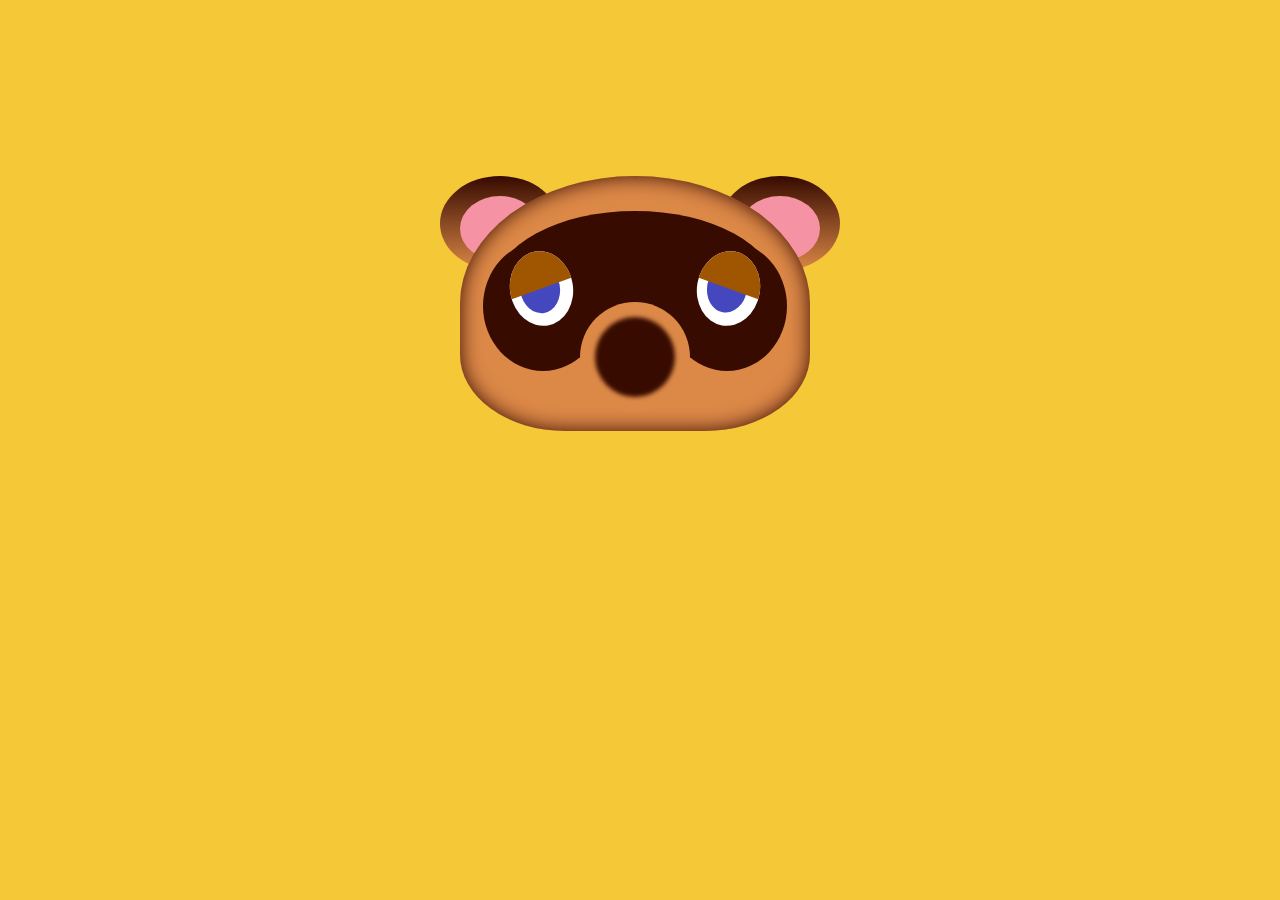
<file: TomNook/index.html>
<!DOCTYPE html>
<html lang="en">

    <head>
        <meta charset="UTF-8">
        <meta name="viewport" content="width=device-width, initial-scale=1.0">
        <title>Document</title>
        <style>
            :root {
                --background-color: #F4C836;
                --main-head-color: #DC8847;
                --center-face-color: #370B00;
                --eye-color: #4547BF;
                --eyelid-color: #A05600;
                --inner-ear-color: #F592A4;
            }

            body {
                background-color: var(--background-color);
            }

            .canvas {
                position: relative;
                margin: auto;
                margin-top: 6%;
                width: 600px;
                height: 600px;
            }

            .ear {
                position: absolute;
                width: 120px;
                height: 95px;
                top: 100px;
                background: linear-gradient(var(--center-face-color), var(--main-head-color));
                border-radius: 50%;
            }

            .ear::after {
                content: '';
                position: absolute;
                border-radius: 50%;
                width: 80px;
                height: 65px;
                top: 20px;
                background-color: var(--inner-ear-color);
            }

            .left-ear {
                left: 100px;
            }

            .left-ear::after {
                left: 20px;
            }

            .right-ear {
                right: 100px;
            }

            .right-ear::after {
                right: 20px;
            }

            .head {
                position: absolute;
                top: 100px;
                left: 120px;
                width: 350px;
                height: 255px;
                background-color: var(--main-head-color);
                box-shadow: inset 0 0 20px var(--center-face-color);
                border-radius: 50% 50% 30% 30%;
            }

            .mask {
                position: absolute;
                width: 280px;
                height: 60%;
                border-radius: 60%;
                background-color: var(--center-face-color);
                top: 35px;
                left: 35px;
            }

            .mask::before {
                content: '';
                position: absolute;
                top: 30px;
                left: -12px;
                width: 120px;
                height: 130px;
                border-radius: 50%;
                background-color: var(--center-face-color);

            }

            .mask::after {
                content: '';
                position: absolute;
                top: 30px;
                right: -12px;
                width: 120px;
                height: 130px;
                border-radius: 50%;
                background-color: var(--center-face-color);

            }

            .nose {
                position: absolute;
                bottom: 19px;
                left: 120px;
                width: 110px;
                height: 110px;
                background-color: var(--main-head-color);
                border-radius: 50%;
            }

            .nose::after {
                content: '';
                position: absolute;
                left: 15px;
                top: 15px;
                width: 80px;
                height: 80px;
                background-color: var(--center-face-color);
                filter: blur(2px);
                border-radius: 50%;
            }

            .eye {
                position: absolute;
                width: 63px;
                height: 75px;
                top: 75px;
                background-color: white;
                border-radius: 50%;
                overflow: hidden;
            }

            .eye::after {
                content: '';
                position: absolute;
                width: 70px;
                height: 80px;
                bottom: 50%;
                background-color: var(--eyelid-color);
            }

            .right-eye {
                right: 50px;
                transform: rotate(10deg);
            }

            .right-eye::before {
                content: '';
                position: absolute;
                background-color: var(--eye-color);
                width: 40px;
                height: 50px;
                border-radius: 50%;
                top: 12px;
                left: 10px;
            }

            .right-eye::after {
                right: -10px;
                transform: rotate(10deg);
            }

            .left-eye {
                left: 50px;
                transform: rotate(-10deg);
            }

            .left-eye::before {
                content: '';
                position: absolute;
                background-color: var(--eye-color);
                width: 40px;
                height: 50px;
                border-radius: 50%;
                top: 12px;
                left: 10px;
            }

            .left-eye::after {
                left: -10px;
                transform: rotate(-10deg);
            }

        </style>
    </head>

    <body>
        <div class="canvas">
            <div class="left-ear ear"></div>
            <div class="right-ear ear"></div>

            <div class="head">
                <div class="mask"></div>
                <div class="nose"></div>
                <div class="left-eye eye"></div>
                <div class="right-eye eye"></div>
            </div>
        </div>
    </body>

</html>
</file>
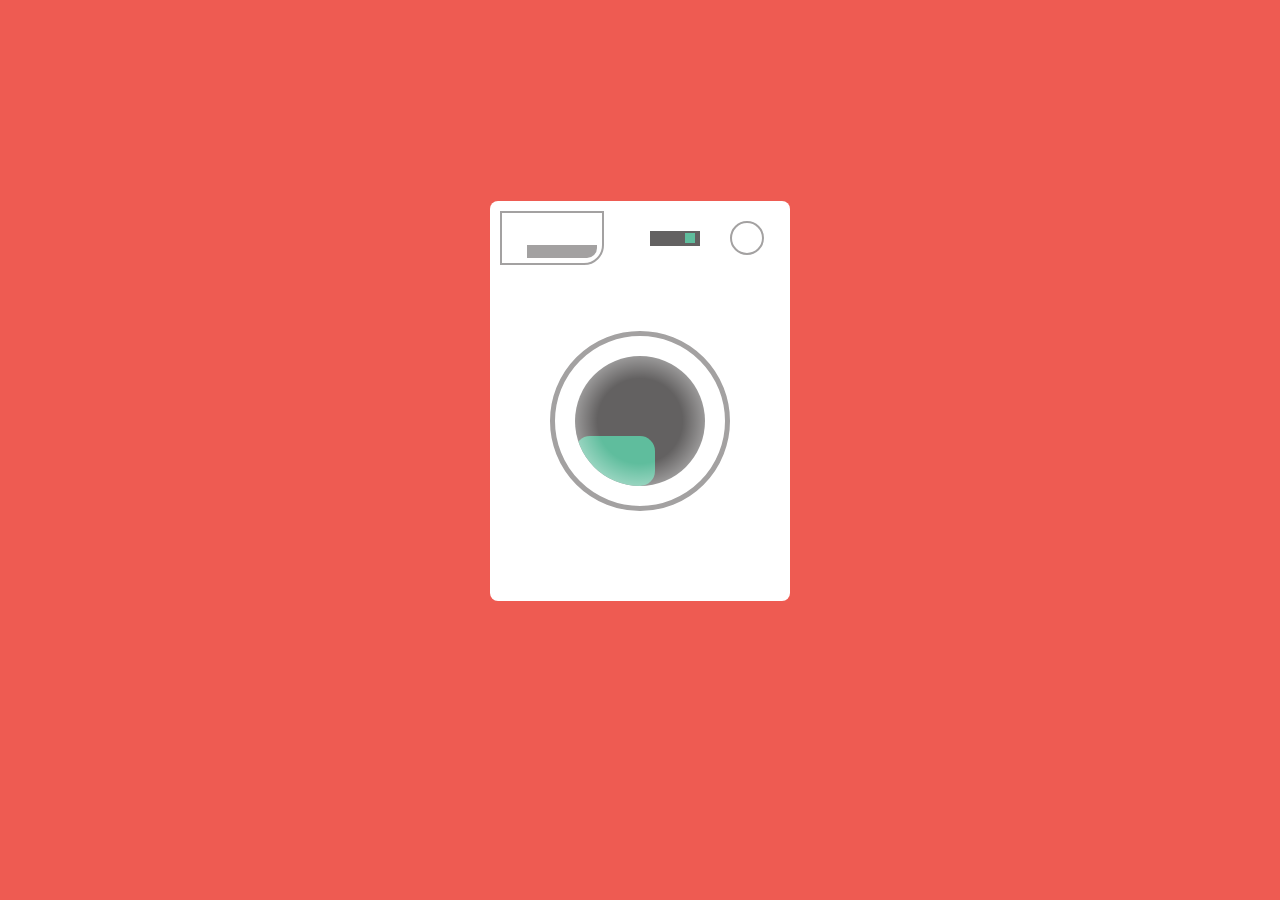
<file: WashingMachine/index.html>
<!DOCTYPE html>
<html lang="en">

    <head>
        <meta charset="UTF-8">
        <meta name="viewport" content="width=device-width, initial-scale=1.0">
        <title>Document</title>
        <style>
            :root {
                --background-color: #EE5B52;
                --machine-white: white;
                --machine-feature-gray: #A3A1A1;
                --accent-green: #5FBD9D;
                --darkest-gray: #636161;
            }

            body {
                background-color: var(--background-color);
            }

            .canvas {
                position: relative;
                margin: 8% auto;
                width: 600px;
                height: 600px;
            }

            .machine {
                position: absolute;
                left: 150px;
                top: 100px;
                width: 300px;
                height: 400px;
                border-radius: 8px;
                background-color: var(--machine-white);
            }

            .drawer {
                position: absolute;
                top: 10px;
                left: 10px;
                border: 2px solid var(--machine-feature-gray);
                border-radius: 0 0 20px 0;
                width: 100px;
                height: 50px;
            }

            .drawer::before {
                content: '';
                position: absolute;
                bottom: 5px;
                right: 5px;
                width: 70px;
                height: 13px;
                background-color: var(--machine-feature-gray);
                border-radius: 0 0 10px 0;
            }

            .panel {
                position: absolute;
                width: 50px;
                height: 15px;
                background-color: var(--darkest-gray);
                top: 30px;
                left: 160px;
            }

            .panel::before {
                content: '';
                position: absolute;
                bottom: 3px;
                right: 5px;
                background-color: var(--accent-green);
                width: 10px;
                height: 10px;
            }

            .panel::after {
                content: '';
                position: absolute;
                width: 30px;
                height: 30px;
                border: 2px solid var(--machine-feature-gray);
                border-radius: 50%;
                top: -10px;
                left: 80px;
            }

            .door {
                position: absolute;
                width: 170px;
                height: 170px;
                left: 60px;
                bottom: 90px;
                border-radius: 50%;
                border: 5px solid var(--machine-feature-gray);
            }

            .door::after {
                content: '';
                position: absolute;
                width: 150px;
                height: 150px;
                top: 10px;
                left: 10px;
                background: radial-gradient(transparent 40%, white);
                border-radius: 50%;
            }

            .drum {
                position: absolute;
                width: 130px;
                height: 130px;
                top: 20px;
                left: 20px;
                background-color: var(--darkest-gray);
                border-radius: 50%;
                overflow: hidden;
                animation: drumRotate 3s infinite;
            }

            .drum::after {
                content: '';
                position: absolute;
                width: 80px;
                height: 50px;
                bottom: 0;
                background-color: var(--accent-green);
                border-radius: 15px;
            }

            @keyframes drumRotate {
                0% {
                    transform: rotate(0);
                }

                100% {
                    transform: rotate(330deg);
                }
            }

        </style>
    </head>

    <body>
        <div class="canvas">
            <div class="machine">
                <div class="drawer"></div>
                <div class="panel"></div>
                <div class="door">
                    <div class="drum"></div>
                </div>
            </div>
        </div>
    </body>

</html>
</file>
<file: Bank/style.css>
@import url('https://fonts.googleapis.com/css2?family=Public+Sans:wght@300;400;700&display=swap');
:root {
  --dark-blue: hsl(233, 26%, 24%);
  --lime-green: hsl(136, 65%, 51%);
  --bright-cyan: hsl(192, 70%, 51%);
  --grayish-blue: hsl(233, 8%, 62%);
  --light-grayish-Blue: hsl(220, 16%, 96%);
  --very-light-gray: hsl(0, 0%, 98%);
  --white: hsl(0, 0%, 100%);
}

*,
*::after,
*::before {
  margin: 0;
  padding: 0;
  box-sizing: inherit;
}

html {
  font-size: 62.5%;
}

body {
  box-sizing: border-box;
  font-family: 'Public Sans', sans-serif;
  font-size: 1.6rem;
}

.btn {
  color: var(--white);
  background: linear-gradient(to right, var(--lime-green), var(--bright-cyan));
  padding: 1.5rem 3rem;
  text-decoration: none;
  border-radius: 50px;
  transition: all 0.2s;
  display: block;
  width: fit-content;
}
.btn:hover {
  filter: opacity(0.8);
}
/* header */
.header-mobile {
  display: none;
}
header.header-desktop {
  background-color: var(--white);
  padding: 2rem 4rem;
  display: flex;
  justify-content: space-evenly;
  align-items: center;
  position: relative;
  z-index: 5;
}
.navigation {
  display: flex;
  list-style: none;
}
.nav-item {
  text-decoration: none;
  padding: 2rem 1rem;
  color: var(--grayish-blue);
  transition: all 0.2s;
}
.nav-item:hover {
  box-shadow: 0 4px 0 0 var(--lime-green);
  color: black;
}

/* hero */
.hero {
  display: flex;
  background-color: #fafafa;
  background-image: url(./images/bg-intro-desktop.svg);
  background-position: 700px -350px;
  background-repeat: no-repeat;
  justify-content: space-evenly;
  align-items: center;
  height: 70vh;
  overflow: hidden;
}

.hero-left {
  width: 60%;
  padding: 2rem 20rem;
  display: flex;
  flex-direction: column;
}

.main-title {
  font-size: 5rem;
  line-height: 1.1;
  font-weight: 500;
  color: var(--dark-blue);
}

.hero-left .description {
  margin: 3rem 0;
  color: var(--grayish-blue);
}

.hero-right {
  width: 40%;
}

.hero-image {
  display: block;
  width: 60rem;
  top: -3rem;
  right: -10rem;
  z-index: 2;
  position: absolute;
}

/* features */
.features {
  background-color: #f4f5f7;
  padding: 8rem 10rem 8rem 20rem;
}
.features__title {
  font-size: 4rem;
  line-height: 1.1;
  font-weight: 100;
  color: var(--dark-blue);
}

.features__description {
  margin: 3rem 0 5rem 0;
  width: 50%;
  color: var(--grayish-blue);
}

.features__wrapper {
  display: flex;
  color: var(--grayish-blue);
  justify-content: space-between;
}

.feature {
  padding-right: 2rem;
}

.feature__title {
  color: var(--dark-blue);
  font-weight: 400;
  margin: 3rem 0;
}

.feature__description {
  line-height: 1.6;
}

/* articles section */
.articles {
  background-color: #fafafa;
  padding: 1rem 10rem 5rem 20rem;
}

.articles__title {
  margin: 5rem 0;
  color: var(--dark-blue);
  font-size: 4rem;
  font-weight: 300;
}

.articles__wrapper {
  display: flex;
  justify-content: space-between;
}

.article {
  background-color: white;
  color: var(--grayish-blue);
  border-radius: 5px;
  overflow: hidden;
}

.article:not(:last-child) {
  margin-right: 3rem;
}

.article__hero {
  display: block;
  width: 100%;
  height: 40%;
}

.article__body {
  padding: 4rem 1.5rem;
  padding-bottom: 2.5rem;
}

.article__author {
  font-size: 1.3rem;
}

.article__title {
  display: block;
  color: var(--dark-blue);
  margin: 2rem 0;
  text-decoration: none;
}

.article__title:hover {
  color: var(--lime-green);
}

.article__summary {
  font-size: 1.4rem;
}

/* footer */
footer {
  display: flex;
  background-color: var(--dark-blue);
  padding: 4rem 20rem;
  padding-right: 10rem;
  justify-content: space-between;
  align-items: center;
}

.column {
  display: flex;
  flex-direction: column;
  justify-content: space-between;
  height: 13vh;
}

.column p {
  color: var(--grayish-blue);
}

.first-column {
  width: 18%;
}

.social-icons {
  margin-top: 5rem;
  display: flex;
  justify-content: space-between;
}

.social-link:hover .icon path {
  fill: var(--lime-green);
}

.footer__link {
  color: var(--grayish-blue);
  text-decoration: none;
  transition: all 0.2s;
}

.footer__link:hover {
  color: var(--lime-green);
}

.fourth-column {
  align-items: flex-end;
}
</file>
<file: Bank/mobile.css>
@media screen and (max-width: 600px) {
  html {
    font-size: 50%;
  }
  /* header */
  header.header-desktop {
    display: none;
  }
  .header-mobile {
    display: flex;
    background: white;
    width: 100%;
    z-index: 5;
    align-items: center;
    justify-content: space-between;
    padding: 3rem 3rem;
    position: relative;
  }

  #burger {
    display: none;
  }

  .btn-burger {
    display: block;
    width: 3rem;
    height: 1.5rem;
    margin-top: -1rem;
    transition: all 0.2s;
  }
  #burger:not(:checked) ~ .btn-burger {
    background-image: url(./images/icon-hamburger.svg);
    background-position: top;
    background-size: cover;
  }

  #burger:checked + .btn-burger {
    background-image: url(./images/icon-close.svg);
    background-position: center;
    background-size: cover;
  }

  .mobile-nav {
    display: none;
  }

  #burger:checked ~ .mobile-nav {
    display: block;
    position: absolute;
    top: 10vh;
    width: 100%;
    height: 80vh;
    margin: 0 auto;
    background: linear-gradient(#2d314d, rgba(45, 49, 77, 0));
    text-align: center;
    left: 0;
  }

  #burger:checked ~ .mobile-nav .mobile-navigation {
    width: 80%;
    margin: 3rem auto;
    background: white;
    padding: 2rem 0;
    list-style: none;
    border-radius: 5px;
  }

  .nav-item-mobile {
    text-decoration: none;
    padding: 2rem 1rem;
    color: var(--dark-blue);
  }

  .hero {
    background-size: 200% 100%;
    justify-content: space-evenly;
    align-items: center;
    overflow: hidden;
    background-repeat: no-repeat;
    height: 100vh;
    background-position: -120px -350px;
    flex-direction: column-reverse;
  }

  .hero-left {
    width: 80%;
    padding: 0;
    margin: 20rem auto 0 auto;
    text-align: center;
  }

  .hero-left .btn {
    margin: 2rem auto;
  }

  .hero-image {
    width: 100%;
    top: -5vh;
    right: 0;
  }

  /* features */
  .features {
    text-align: center;
    padding: 5rem 3rem;
  }

  .features__description {
    width: 100%;
  }

  .features__wrapper {
    flex-direction: column;
  }

  .feature {
    margin-bottom: 2rem;
  }

  .articles {
    margin-top: -5rem;
    padding: 2rem 4rem;
    text-align: center;
  }

  .articles__wrapper {
    flex-direction: column;
  }

  .article {
    margin-bottom: 2rem;
    text-align: left;
  }

  .article__hero {
    height: 30%;
  }

  .article__summary {
    padding-bottom: 4.5rem;
  }

  /* footer */
  footer {
    flex-direction: column;
    padding: 4rem 10rem;
  }

  .column {
    align-items: center;
    margin-bottom: 3rem;
  }
  .first-column {
    width: 100%;
  }

  .first-column .social-icons {
    width: 80%;
    margin-top: 0rem;
  }
}
</file>
<file: Dine/style.css>
*,
*::before,
*::after {
  margin: 0;
  padding: 0;
  box-sizing: inherit;
}

:root {
  --color-gray-dark: #111111;
  --color-gray: #242b37;
  --color-gray-light: #5c6779;
  --color-brown-gray: #4c4c4c;
  --color-brown: #9e7f66;
  --color-dark-blue: #17192b;
  --color-white: #ffffff;
  --color-error: #b54949;

  --padding-mobile: 6.4%;
  --img-width-mobile: 87.2%;
  --padding-tablet: 16%;
  --padding-desktop: 11.6%;
  --padding-big-desktop: 17%;

  --blured-shadow: 0px 49px 79px 0px rgba(0, 0, 0, 0.4);
}

html {
  font-size: 62.5%;
  overflow: hidden;
  height: 100%;
}

body {
  box-sizing: border-box;
  font-family: 'Spartan', sans-serif;
  color: var(--color-gray);
  font-size: 1.5rem;
  height: 100%;
  overflow: auto;
}

.first-heading {
  font-size: 3.2rem;
  font-weight: 300;
  line-height: 4rem;
}

@media only screen and (min-width: 80em) {
  .first-heading {
    font-size: 6.4rem;
    line-height: 7.5rem;
  }
}
.second-heading {
  font-size: 3.2rem;
  font-weight: 700;
  line-height: 4rem;
}

@media only screen and (min-width: 80em) {
  .second-heading {
    font-size: 4rem;
    line-height: 5.6rem;
  }
}

.third-heading {
  font-size: 1.8rem;
  font-weight: 700;
  line-height: 2.8;
}

.heading-white {
  color: var(--color-white);
}

.heading-black {
  color: var(--color-gray);
}

.paragraph {
  line-height: 2.5rem;
}

.paragraph-white {
  color: var(--color-white);
}

.paragraph-black {
  color: var(--color-gray);
}

*:link,
*:visited,
*:hover,
*:active {
  text-decoration: none;
}

body > * {
  padding: 0 6.5%;
  text-align: center;
}

@media only screen and (min-width: 80em) {
  body > * {
    padding-left: 12%;
    padding-right: 12%;
    text-align: left;
  }
}

.btn {
  display: block;
  width: fit-content;
  text-transform: uppercase;
  font-size: 1.4rem;
  font-weight: 400;
  letter-spacing: 2px;
  padding: 2.5rem 5.5rem;
  transition: all 0.5s;
  margin: 0 auto;
}

@media only screen and (min-width: 80em) {
  .btn {
    margin: 0 0;
  }
}

.btn-transparent {
  color: var(--color-white);
  border: 1px solid var(--color-white);
}

.btn-transparent:hover {
  color: var(--color-gray);
  background-color: var(--color-white);
}

.btn-black {
  background-color: var(--color-gray-dark);
  color: var(--color-white);
  border: 1px solid var(--color-gray);
}
.btn-black:hover {
  background-color: var(--color-white);
  color: var(--color-gray);
  border: 1px solid var(--color-gray);
}
/* HEADER */
.header {
  background-image: url(./images/homepage/hero-bg-mobile.jpg);
  background-position: top center;
  background-size: cover;
  background-repeat: no-repeat;
  padding-top: 62%;
  padding-bottom: 15rem;
}

.header .first-heading {
  margin-top: 3rem;
  margin-bottom: 2.5rem;
}

.header .paragraph {
  margin: 0 -1% 4rem -1%;
}

.header__logo {
  width: 8.2rem;
}

@media only screen and (-webkit-device-pixel-ratio: 2) and (max-width: 48em),
  only screen and (min-resolution: 192dpi) and (max-width: 48em) {
  .header {
    background-image: url(./images/homepage/hero-bg-mobile@2x.jpg);
  }
}

@media only screen and (min-width: 48em) {
  .header {
    background-image: url(./images/homepage/hero-bg-tablet.jpg);
  }
}

@media only screen and (-webkit-device-pixel-ratio) and (min-width: 48em),
  only screen and (min-resolution: 192dpi) and (min-width: 48em) {
  .header {
    background-image: url(./images/homepage/hero-bg-tablet@2x.jpg);
  }
}

@media only screen and (min-width: 80em) {
  .header {
    background-image: url(./images/homepage/hero-bg-desktop.jpg);
    padding-top: 4%;
    padding-bottom: 15%;
  }

  .header .first-heading {
    margin-top: 14rem;
    width: 50%;
  }

  .header .paragraph {
    width: 40%;
    margin: 4rem 0;
  }
}

@media only screen and (-webkit-device-pixel-ratio) and (min-width: 80em),
  only screen and (min-resolution: 192dpi) and (min-width: 80em) {
  .header {
    background-image: url(./images/homepage/hero-bg-desktop@2x.jpg);
  }
}

/* FEATURE */
@media only screen and (min-width: 80rem) {
  .features {
    background-image: url(./images/patterns/pattern-curve-top-right.svg),
      url(./images/patterns/pattern-curve-top-left.svg);
    background-position: top 320px left, bottom 115px right;
    background-repeat: no-repeat;
  }
}

.feature {
  margin-top: -7.5rem;
}

@media only screen and (min-width: 80rem) {
  .feature {
    display: flex;
  }

  .feature:last-child {
    flex-direction: row-reverse;
    margin-top: 5rem;
  }
}

.feature .feature__imgBox img {
  display: block;
  width: 100%;
  height: 100%;
  box-shadow: 0px 49px 79px 0px rgba(0, 0, 0, 0.4);
}

@media only screen and (min-width: 80rem) {
  .feature .feature__imgBox {
    width: 50%;
  }

  .feature .feature__textBox {
    width: 50%;
  }

  .feature:first-child .feature__textBox {
    padding-left: 12rem;
  }

  .feature:last-child .feature__textBox {
    margin-right: 25rem;
  }
}

.feature .feature__textBox .second-heading::before {
  content: url(./images/patterns/pattern-divide.svg);
  display: block;
  height: 6.5rem;
}

.feature .feature__textBox .second-heading {
  margin-top: 2.5rem;
  margin-bottom: 1.5rem;
}

@media only screen and (min-width: 80rem) {
  .feature .feature__textBox .second-heading {
    margin: 10rem 0 5rem 0;
  }

  .feature:first-child .feature__textBox .second-heading {
    margin-top: 25rem;
  }
}

.feature .feature__textBox .paragraph {
  margin-bottom: 10rem;
}

/* HIGHLIHTS */
.highlights {
  background-color: var(--color-gray-dark);
  padding-top: 3rem;
  padding-bottom: 5rem;
  display: flex;
  flex-direction: column;
}

@media only screen and (min-width: 80rem) {
  .highlights {
    margin-top: -12rem;
    padding-top: 23rem;
    display: flex;
    flex-direction: row;
    align-items: flex-start;
  }
}

.highlights .highlights__textBox .second-heading::before {
  content: url('./images/patterns/pattern-divide.svg');
  display: block;
  width: 100%;
  height: 6.5rem;
}

.highlights .highlights__textBox .second-heading {
  margin-top: 2.5rem;
  margin-bottom: 1.5rem;
}

@media only screen and (min-width: 80rem) {
  .highlights .highlights__textBox {
    width: 40%;
    margin-right: 15%;
  }
  .highlights .highlights__textBox .second-heading {
    margin-top: -3rem;
  }

  .highlights__dishes {
    margin-top: 2rem;
    width: 50%;
  }

  .highlights__dish {
    display: flex;
    flex-direction: row;
    align-items: center;
    padding-bottom: 1rem;
  }

  .highlights__dish:not(:last-child) {
    border-bottom: solid 1px var(--color-gray);
    margin-bottom: 1rem;
  }

  .highlights__dish .dish__textBox {
    margin-left: 4rem;
  }

  .highlights__dish .dish__imgBox {
    position: relative;
  }

  .highlights__dish .dish__imgBox::after {
    content: '';
    display: block;
    width: 3rem;
    height: 2px;
    background-color: #9e7f66;
    position: absolute;
    top: 1rem;
    right: -3rem;
  }
}

.highlights .highlights__textBox .paragraph {
  margin-bottom: 6.5rem;
}

.dish__textBox {
  margin: 1rem 0 3rem 0;
}

/* EVENTS */
.events {
  background-color: var(--color-white);
  padding-top: 2rem;
  padding-bottom: 8rem;
}

@media only screen and (min-width: 80em) {
  .events {
    background-image: url(./images/patterns/pattern-curve-top-right.svg);
    background-position: top left -400px;
    background-repeat: no-repeat;

    display: flex;
    align-items: center;
    padding-top: 12rem;
    padding-bottom: 10rem;
  }
}

.event__img {
  box-shadow: 0px 49px 79px 0px rgba(0, 0, 0, 0.4);
  margin: 4rem 0;
}

.event__textBox {
  display: flex;
  flex-direction: column;
}
@media only screen and (min-width: 80em) {
  .event__textBox {
    margin-left: 8rem;
  }
}

.event__nav {
  order: 0;
  list-style: none;
  margin-bottom: 2rem;
  margin-top: 4.5rem;
}

@media only screen and (min-width: 80em) {
  .event__nav {
    order: 3;
  }
}

.event__nav--item {
  padding: 1.2rem;
  color: rgba(76, 76, 76, 0.5);
  font-weight: 600;
  letter-spacing: 2px;
  text-transform: uppercase;
}

.event__nav--item.active::after {
  content: '';
  display: block;
  background-color: #9e7f66;
  width: 7rem;
  height: 1px;
  margin: 0 auto;
  margin-top: 1rem;
}

@media only screen and (min-width: 80em) {
  .event__nav--item.active {
    position: relative;
  }
  .event__nav--item.active::after {
    position: absolute;
    top: 10px;
    left: -8rem;
  }
}

.event__nav--item.active {
  color: var(--color-dark-blue);
}

.event__textBox .second-heading {
  order: 1;
}

@media only screen and (min-width: 80em) {
  .event__textBox .second-heading {
    order: 0;
  }
}

.event__textBox .paragraph {
  order: 2;
  margin-top: 1.5rem;
  margin-bottom: 3rem;
}

@media only screen and (min-width: 80em) {
  .event__textBox .paragraph {
    order: 1;
  }
}

.event__textBox .btn {
  order: 3;
}

@media only screen and (min-width: 80em) {
  .event__textBox .btn {
    order: 2;
  }
}
/* RESERVATION */
.reservation {
  background-image: url(./images/homepage/ready-bg-mobile.jpg);
  background-position: center;
  background-size: cover;
  background-repeat: no-repeat;
  padding: 8.5rem 0 7.5rem 0;
}

@media only screen and (-webkit-device-pixel-ratio: 2) and (max-width: 48em),
  only screen and (min-resolution: 192dpi) and (max-width: 48em) {
  .reservation {
    background-image: url(./images/homepage/ready-bg-mobile@2x.jpg);
  }
}

@media only screen and (min-width: 48em) {
  .reservation {
    background-image: url(./images/homepage/ready-bg-tablet.jpg);
  }
}

@media only screen and (-webkit-device-pixel-ratio) and (min-width: 48em),
  only screen and (min-resolution: 192dpi) and (min-width: 48em) {
  .reservation {
    background-image: url(./images/homepage/ready-bg-tablet@2x.jpg);
  }
}

@media only screen and (min-width: 80em) {
  .reservation {
    background-image: url(./images/homepage/ready-bg-desktop.jpg);

    display: flex;
    flex-direction: row;
    justify-content: space-around;
    align-items: center;
  }
}

@media only screen and (-webkit-device-pixel-ratio) and (min-width: 80em),
  only screen and (min-resolution: 192dpi) and (min-width: 80em) {
  .reservation {
    background-image: url(./images/homepage/ready-bg-desktop@2x.jpg);
  }
}

.reservation .second-heading {
  margin-bottom: 2rem;
}

/* FOOTER */
.footer {
  background-color: var(--color-gray-dark);
  color: var(--color-white);
  display: flex;
  flex-direction: column;
  padding: 5rem 0;
}

@media only screen and (min-width: 80em) {
  .footer {
    flex-direction: row;
    justify-content: space-around;
    align-items: center;
  }
}

.footer__column {
  margin: 2rem 0;
}

.footer__item {
  margin: 1.5rem 0;
  text-transform: uppercase;
  letter-spacing: 2px;
  font-size: 1.4rem;
}
</file>
